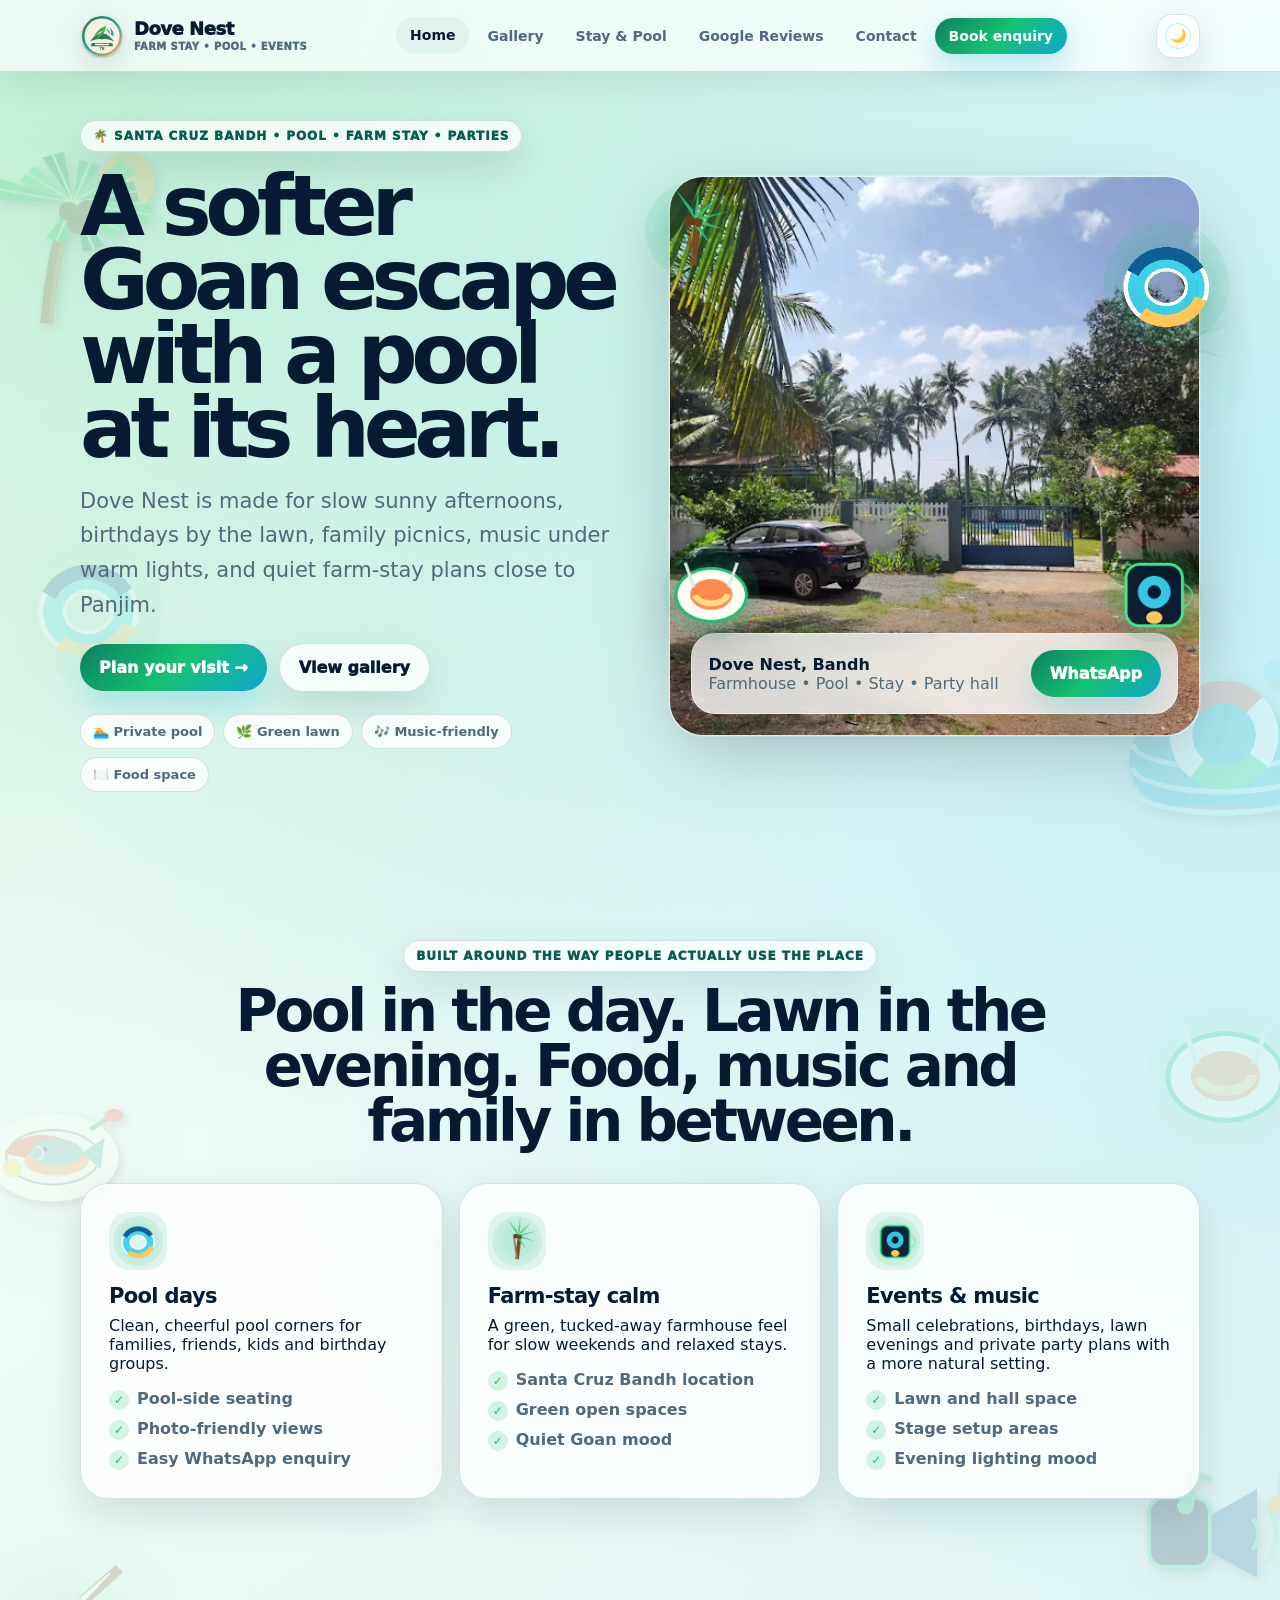
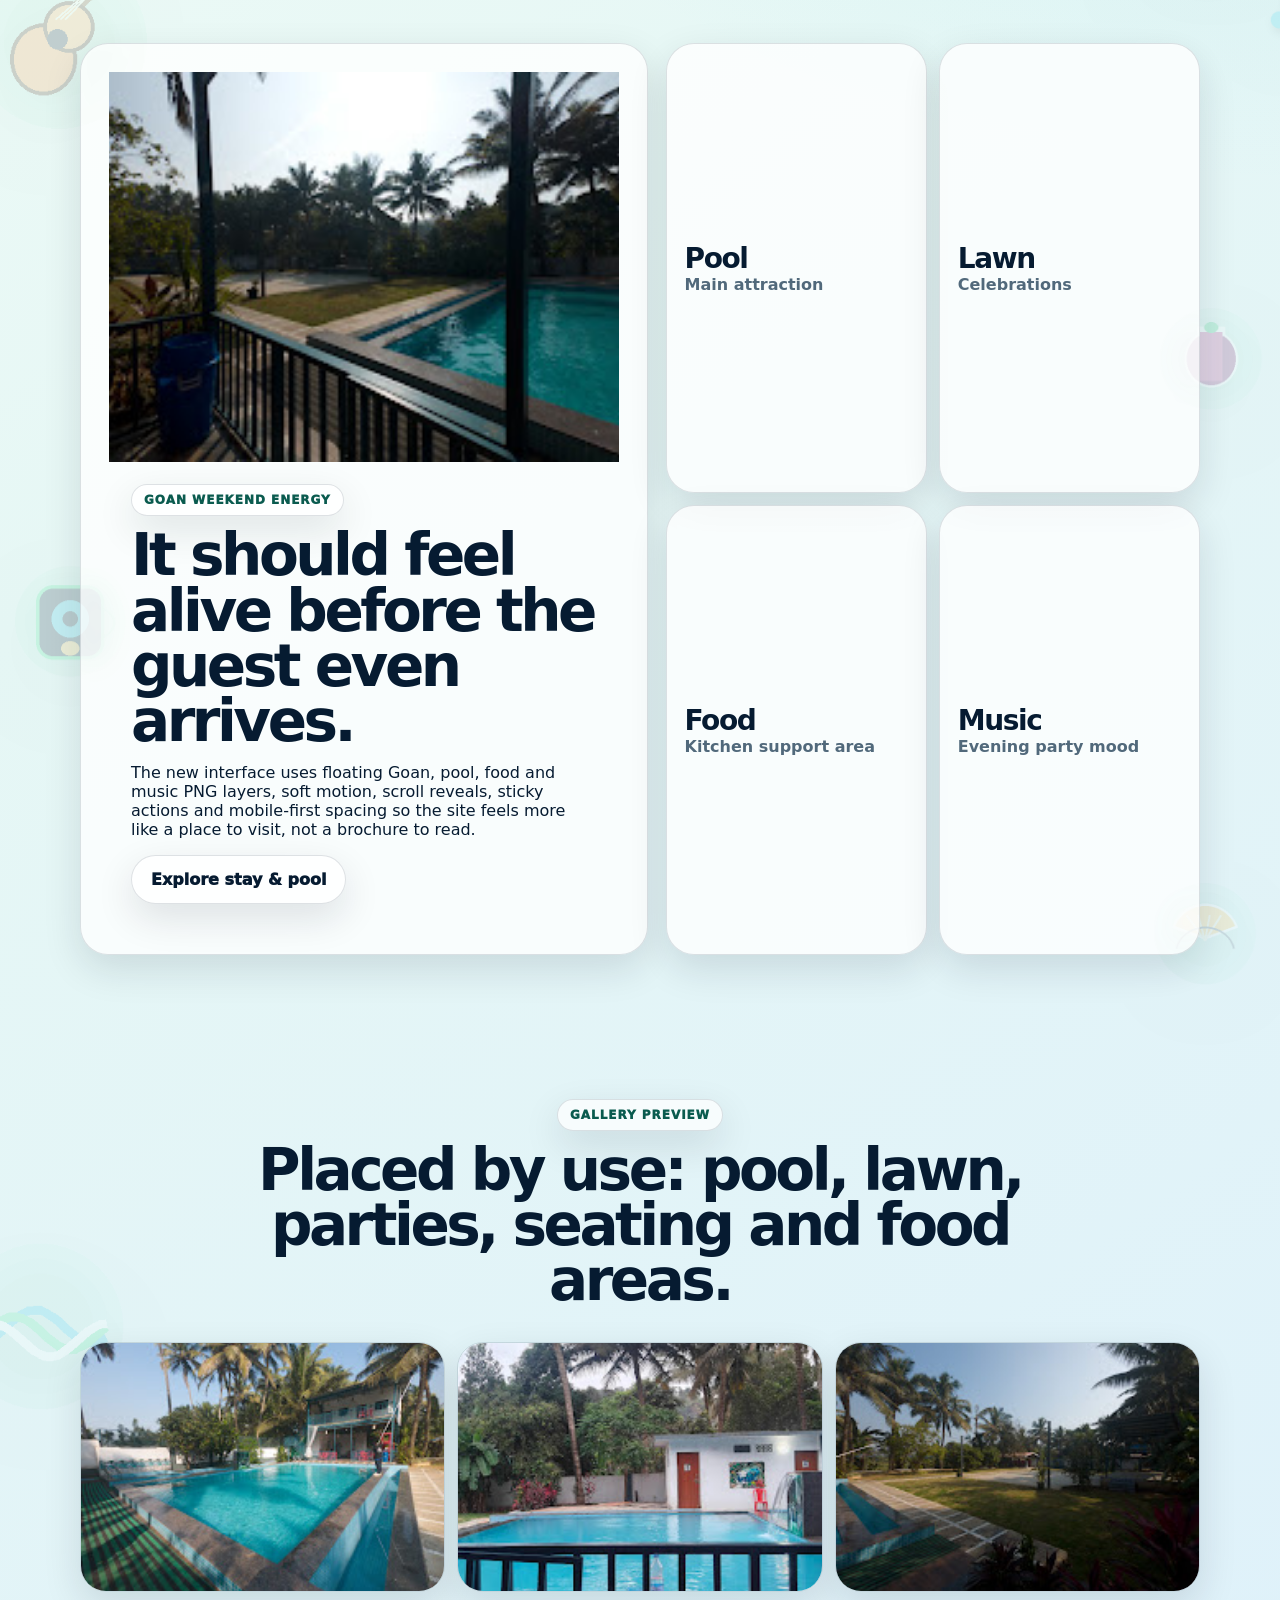
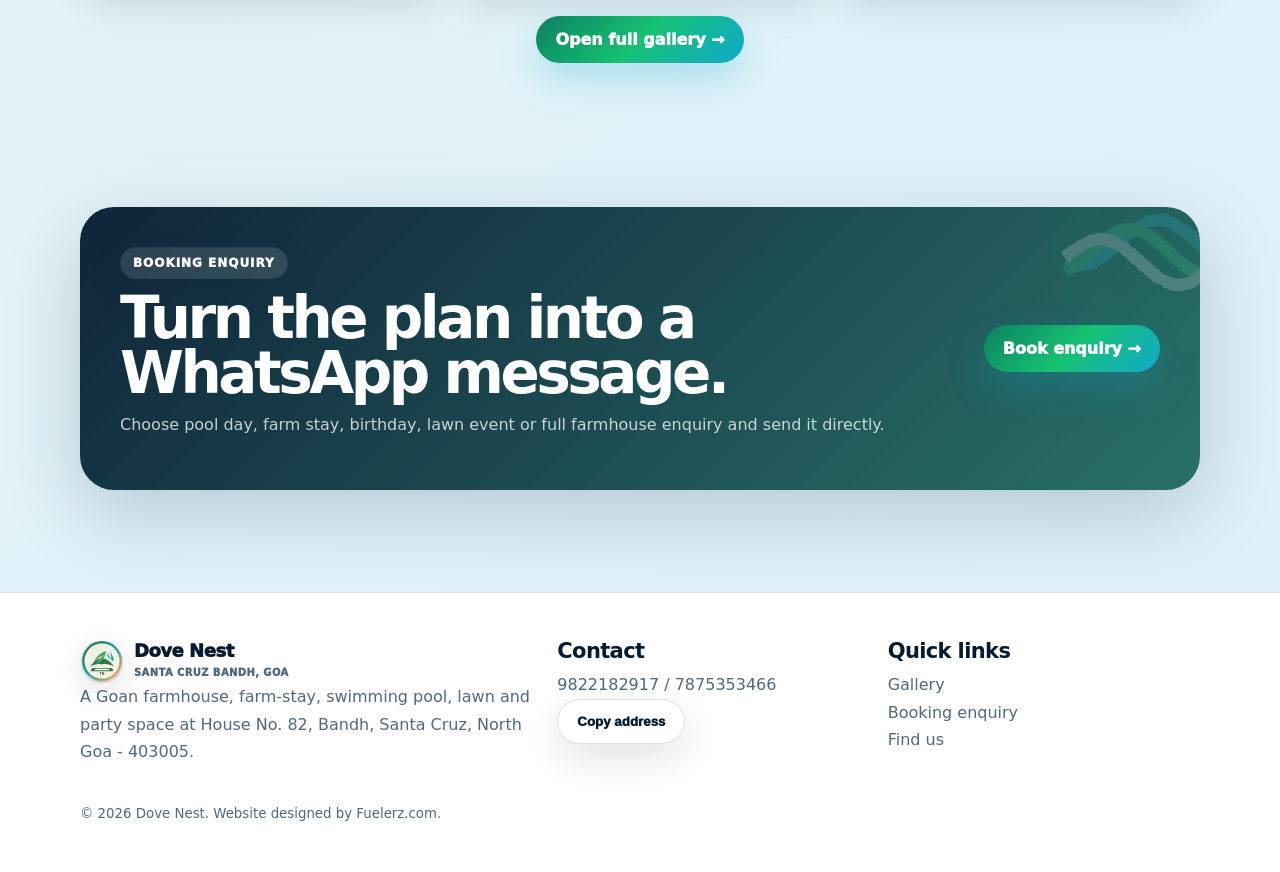
<file: index.html>
<!DOCTYPE html><html lang="en"><head><meta charset="UTF-8"><meta name="viewport" content="width=device-width, initial-scale=1.0"><title>Dove Nest Goa | Farm Stay, Swimming Pool & Party Hall in Santa Cruz Bandh</title><meta name="description" content="Dove Nest is a mobile-first farmhouse, farm-stay, private swimming pool and party hall destination at Bandh, Santa Cruz, Goa for pool days, stays and celebrations."><meta name="keywords" content="Dove Nest Goa, Dove Nest farmhouse, Dove Nest farm stay, swimming pool Santa Cruz Goa, Bandh St Cruz pool, Goa party hall, farmhouse near Panjim"><meta name="robots" content="index, follow"><meta name="theme-color" content="#061b31"><meta property="og:type" content="website"><meta property="og:title" content="Dove Nest Goa | Farm Stay, Swimming Pool & Party Hall in Santa Cruz Bandh"><meta property="og:description" content="Dove Nest is a mobile-first farmhouse, farm-stay, private swimming pool and party hall destination at Bandh, Santa Cruz, Goa for pool days, stays and celebrations."><meta property="og:image" content="assets/front.png"><link rel="icon" type="image/png" href="assets/favicon.png"><link rel="apple-touch-icon" href="assets/logo.png"><link rel="stylesheet" href="frontend/css/style.css"></head><body><div class="page"><img class="bg-png bg-goa" src="assets/float-goan.png" alt="" loading="lazy"><img class="bg-png bg-pool" src="assets/float-pool.png" alt="" loading="lazy"><img class="bg-png bg-food" src="assets/float-food.png" alt="" loading="lazy"><img class="bg-png bg-music" src="assets/float-music.png" alt="" loading="lazy"><img class="bg-png bg-palm" src="assets/float-palm2.png" alt="" loading="lazy"><img class="bg-png bg-ring" src="assets/float-poolring.png" alt="" loading="lazy"><img class="bg-png bg-plate" src="assets/float-fishplate.png" alt="" loading="lazy"><img class="bg-png bg-guitar" src="assets/float-guitar.png" alt="" loading="lazy"><img class="bg-png bg-kokum" src="assets/float-kokum.png" alt="" loading="lazy"><img class="bg-png bg-speaker" src="assets/float-speaker.png" alt="" loading="lazy"><img class="bg-png bg-shell" src="assets/float-shell.png" alt="" loading="lazy"><img class="bg-png bg-wave" src="assets/float-wave.png" alt="" loading="lazy"><nav class="nav"><div class="container nav-inner"><a class="brand" href="index.html"><img src="assets/logo.svg" alt="Dove Nest logo"><span class="brand-text"><span>Dove Nest</span><small>Farm Stay • Pool • Events</small></span></a><div class="desktop-menu"><a class="active" href="index.html">Home</a><a href="frontend/gallery.html">Gallery</a><a href="frontend/availability.html">Stay & Pool</a><a href="frontend/feedback.html">Google Reviews</a><a href="frontend/contact.html">Contact</a><a class="book-pill" href="frontend/booking.html">Book enquiry</a></div><div class="nav-actions"><button class="icon-btn theme-toggle" data-theme-toggle type="button" aria-label="Change theme">🌙</button><button class="icon-btn hamburger" data-menu-toggle type="button" aria-expanded="false" aria-label="Open menu"><span></span><span></span><span></span></button></div></div></nav><div class="mobile-menu"><a class="active" href="index.html"><span>Home</span><b>→</b></a><a href="frontend/gallery.html"><span>Gallery</span><b>→</b></a><a href="frontend/availability.html"><span>Stay & Pool</span><b>→</b></a><a href="frontend/feedback.html"><span>Google Reviews</span><b>→</b></a><a href="frontend/contact.html"><span>Contact</span><b>→</b></a><a class="book-pill" href="frontend/booking.html"><span>Book enquiry</span><b>↗</b></a></div><header class="hero"><div class="container hero-grid"><div class="hero-copy reveal"><span class="eyebrow">🌴 Santa Cruz Bandh • Pool • Farm Stay • Parties</span><h1>A softer Goan escape with a pool at its heart.</h1><p class="lead">Dove Nest is made for slow sunny afternoons, birthdays by the lawn, family picnics, music under warm lights, and quiet farm-stay plans close to Panjim.</p><div class="hero-actions"><a class="cta" href="frontend/booking.html">Plan your visit →</a><a class="cta ghost" href="frontend/gallery.html">View gallery</a></div><div class="mini-strip"><span>🏊 Private pool</span><span>🌿 Green lawn</span><span>🎶 Music-friendly</span><span>🍽️ Food space</span></div></div><div class="hero-card reveal delay-1"><div class="motion-orbit"><img src="assets/float-palm2.png" alt="" class="orb orb-1"><img src="assets/float-poolring.png" alt="" class="orb orb-2"><img src="assets/float-fishplate.png" alt="" class="orb orb-3"><img src="assets/float-speaker.png" alt="" class="orb orb-4"></div><img class="main-img" src="assets/front.png" alt="Dove Nest farmhouse front view"><div class="glass-panel"><div><strong>Dove Nest, Bandh</strong><br><span>Farmhouse • Pool • Stay • Party hall</span></div><a class="cta" href="https://wa.me/919822182917?text=Hi%20Dove%20Nest%2C%20I%20want%20to%20enquire%20about%20a%20booking" target="_blank" rel="noopener">WhatsApp</a></div></div></div></header><section class="section snap-section"><div class="container"><div class="section-head reveal"><span class="eyebrow">Built around the way people actually use the place</span><h2>Pool in the day. Lawn in the evening. Food, music and family in between.</h2></div><div class="grid cards"><article class="card reveal"><div class="icon"><img src="assets/float-poolring.png" alt=""></div><h3>Pool days</h3><p>Clean, cheerful pool corners for families, friends, kids and birthday groups.</p><ul class="feature-list"><li>Pool-side seating</li><li>Photo-friendly views</li><li>Easy WhatsApp enquiry</li></ul></article><article class="card reveal delay-1"><div class="icon"><img src="assets/float-palm2.png" alt=""></div><h3>Farm-stay calm</h3><p>A green, tucked-away farmhouse feel for slow weekends and relaxed stays.</p><ul class="feature-list"><li>Santa Cruz Bandh location</li><li>Green open spaces</li><li>Quiet Goan mood</li></ul></article><article class="card reveal delay-2"><div class="icon"><img src="assets/float-speaker.png" alt=""></div><h3>Events & music</h3><p>Small celebrations, birthdays, lawn evenings and private party plans with a more natural setting.</p><ul class="feature-list"><li>Lawn and hall space</li><li>Stage setup areas</li><li>Evening lighting mood</li></ul></article></div></div></section><section class="section"><div class="container experience"><div class="big-card card reveal"><img src="assets/lawnandpool.jpg" alt="Lawn and swimming pool at Dove Nest"><div class="content"><span class="eyebrow">Goan weekend energy</span><h2>It should feel alive before the guest even arrives.</h2><p>The new interface uses floating Goan, pool, food and music PNG layers, soft motion, scroll reveals, sticky actions and mobile-first spacing so the site feels more like a place to visit, not a brochure to read.</p><a class="cta ghost" href="frontend/availability.html">Explore stay & pool</a></div></div><div class="vibe-stack reveal delay-1"><div class="stat"><strong>Pool</strong><span>Main attraction</span></div><div class="stat"><strong>Lawn</strong><span>Celebrations</span></div><div class="stat"><strong>Food</strong><span>Kitchen support area</span></div><div class="stat"><strong>Music</strong><span>Evening party mood</span></div></div></div></section><section class="section"><div class="container"><div class="section-head reveal"><span class="eyebrow">Gallery preview</span><h2>Placed by use: pool, lawn, parties, seating and food areas.</h2></div><div class="image-strip reveal delay-1"><img src="assets/poolview1.jpg" alt="Pool view at Dove Nest"><img src="assets/seatingviewpool.jpg" alt="Seating near the pool"><img src="assets/lawnandstage.jpg" alt="Lawn and stage setup at Dove Nest"></div><div class="center-actions reveal"><a class="cta" href="frontend/gallery.html">Open full gallery →</a></div></div></section><section class="section"><div class="container"><div class="booking-band reveal"><div><span class="eyebrow">Booking enquiry</span><h2>Turn the plan into a WhatsApp message.</h2><p>Choose pool day, farm stay, birthday, lawn event or full farmhouse enquiry and send it directly.</p></div><a class="cta" href="frontend/booking.html">Book enquiry →</a></div></div></section><script type="application/ld+json">{"@context":"https://schema.org","@type":"LodgingBusiness","name":"Dove Nest","description":"Farm stay, farmhouse, party hall and swimming pool destination at Bandh, Santa Cruz, Goa.","address":{"@type":"PostalAddress","streetAddress":"House No. 82, Bandh","addressLocality":"Santa Cruz","addressRegion":"Goa","postalCode":"403005","addressCountry":"IN"},"telephone":["+919822182917","+917875353466"],"image":"assets/front.png"}</script><footer class="footer"><div class="container footer-grid"><div><a class="brand" href="index.html"><img src="assets/logo.svg" alt="Dove Nest logo"><span class="brand-text"><span>Dove Nest</span><small>Santa Cruz Bandh, Goa</small></span></a><p>A Goan farmhouse, farm-stay, swimming pool, lawn and party space at House No. 82, Bandh, Santa Cruz, North Goa - 403005.</p></div><div><h3>Contact</h3><p><a href="tel:+919822182917">9822182917</a> / <a href="tel:+917875353466">7875353466</a><br><button class="cta ghost" data-copy="House No. 82, Bandh, Santa Cruz, North Goa - 403005" type="button">Copy address</button></p></div><div><h3>Quick links</h3><p><a href="frontend/gallery.html">Gallery</a><br><a href="frontend/booking.html">Booking enquiry</a><br><a href="frontend/contact.html">Find us</a></p></div></div><div class="container footer-bottom"><small>© 2026 Dove Nest. Website designed by <a href="https://fuelerz.com" target="_blank" rel="noopener">Fuelerz.com</a>.</small></div></footer><div class="toast" data-toast></div></div><script src="frontend/js/main.js"></script></body></html>
</file>
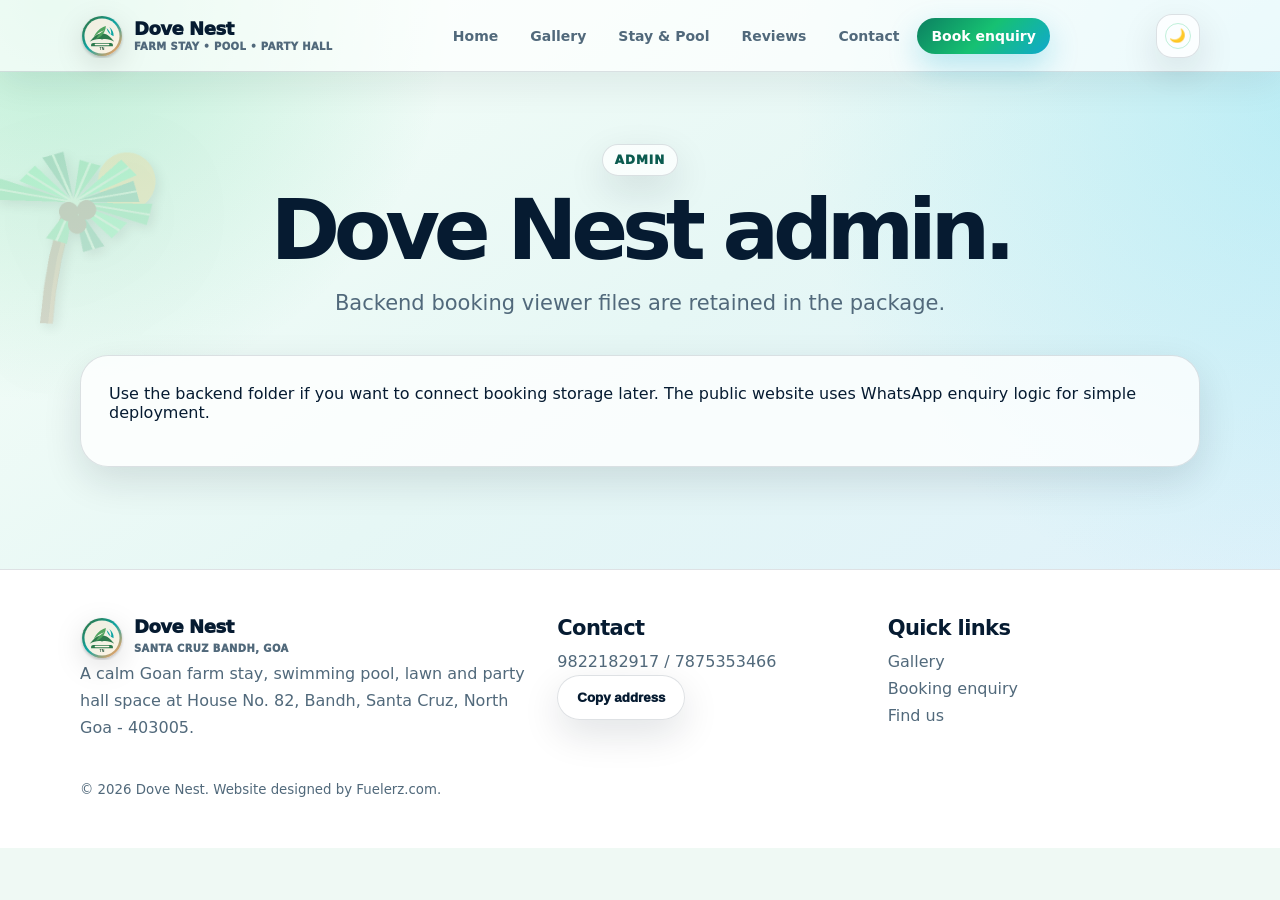
<file: frontend/admin.html>
<!DOCTYPE html><html lang="en"><head><meta charset="UTF-8"><meta name="viewport" content="width=device-width, initial-scale=1.0"><title>Dove Nest Admin</title><meta name="description" content="Private admin page for Dove Nest booking records."><meta name="keywords" content="Dove Nest Goa, Dove Nest Farm House, Dove Nest Farm Stay, Dove Nest swimming pool, Bandh St Cruz, Santa Cruz Goa farmhouse, pool venue Goa, party hall Goa, farmhouse stay near Panjim"><meta name="robots" content="index, follow"><meta name="theme-color" content="#147a45"><meta property="og:type" content="website"><meta property="og:title" content="Dove Nest Admin"><meta property="og:description" content="Private admin page for Dove Nest booking records."><meta property="og:image" content="../assets/front.png"><link rel="icon" type="image/png" href="../assets/favicon.png"><link rel="apple-touch-icon" href="../assets/logo.png"><link rel="stylesheet" href="../frontend/css/style.css"></head><body><div class="page"><img class="bg-png bg-goa" src="../assets/float-goan.png" alt=""><img class="bg-png bg-pool" src="../assets/float-pool.png" alt=""><img class="bg-png bg-food" src="../assets/float-food.png" alt=""><img class="bg-png bg-music" src="../assets/float-music.png" alt=""><nav class="nav"><div class="container nav-inner"><a class="brand" href="../index.html"><img src="../assets/logo.svg" alt="Dove Nest logo"><span class="brand-text"><span>Dove Nest</span><small>Farm Stay • Pool • Party Hall</small></span></a><div class="desktop-menu"><a class="" href="../index.html">Home</a><a class="" href="gallery.html">Gallery</a><a class="" href="availability.html">Stay & Pool</a><a class="" href="feedback.html">Reviews</a><a class="" href="contact.html">Contact</a><a class="book-pill" href="booking.html">Book enquiry</a></div><div class="nav-actions"><button class="icon-btn theme-toggle" data-theme-toggle type="button" aria-label="Change theme">🌙</button><button class="icon-btn hamburger" data-menu-toggle type="button" aria-expanded="false" aria-label="Open menu"><span></span><span></span><span></span></button></div></div></nav><div class="mobile-menu"><a class="" href="../index.html"><span>Home</span><b>→</b></a><a class="" href="gallery.html"><span>Gallery</span><b>→</b></a><a class="" href="availability.html"><span>Stay & Pool</span><b>→</b></a><a class="" href="feedback.html"><span>Reviews</span><b>→</b></a><a class="" href="contact.html"><span>Contact</span><b>→</b></a><a class="book-pill" href="booking.html"><span>Book enquiry</span><b>↗</b></a></div><section class="section"><div class="container"><div class="section-head"><span class="eyebrow">Admin</span><h1>Dove Nest admin.</h1><p class="lead">Backend booking viewer files are retained in the package.</p></div><div class="card"><p>Use the backend folder if you want to connect booking storage later. The public website uses WhatsApp enquiry logic for simple deployment.</p></div></div></section><footer class="footer"><div class="container footer-grid"><div><a class="brand" href="../index.html"><img src="../assets/logo.svg" alt="Dove Nest logo"><span class="brand-text"><span>Dove Nest</span><small>Santa Cruz Bandh, Goa</small></span></a><p>A calm Goan farm stay, swimming pool, lawn and party hall space at House No. 82, Bandh, Santa Cruz, North Goa - 403005.</p></div><div><h3>Contact</h3><p><a href="tel:+919822182917">9822182917</a> / <a href="tel:+917875353466">7875353466</a><br><button class="cta ghost" data-copy="House No. 82, Bandh, Santa Cruz, North Goa - 403005" type="button">Copy address</button></p></div><div><h3>Quick links</h3><p><a href="gallery.html">Gallery</a><br><a href="booking.html">Booking enquiry</a><br><a href="contact.html">Find us</a></p></div></div><div class="container" style="margin-top:22px"><small>© 2026 Dove Nest. Website designed by <a href="https://fuelerz.com" target="_blank" rel="noopener">Fuelerz.com</a>.</small></div></footer><div class="toast" data-toast></div></div><script src="../frontend/js/main.js"></script></body></html>
</file>
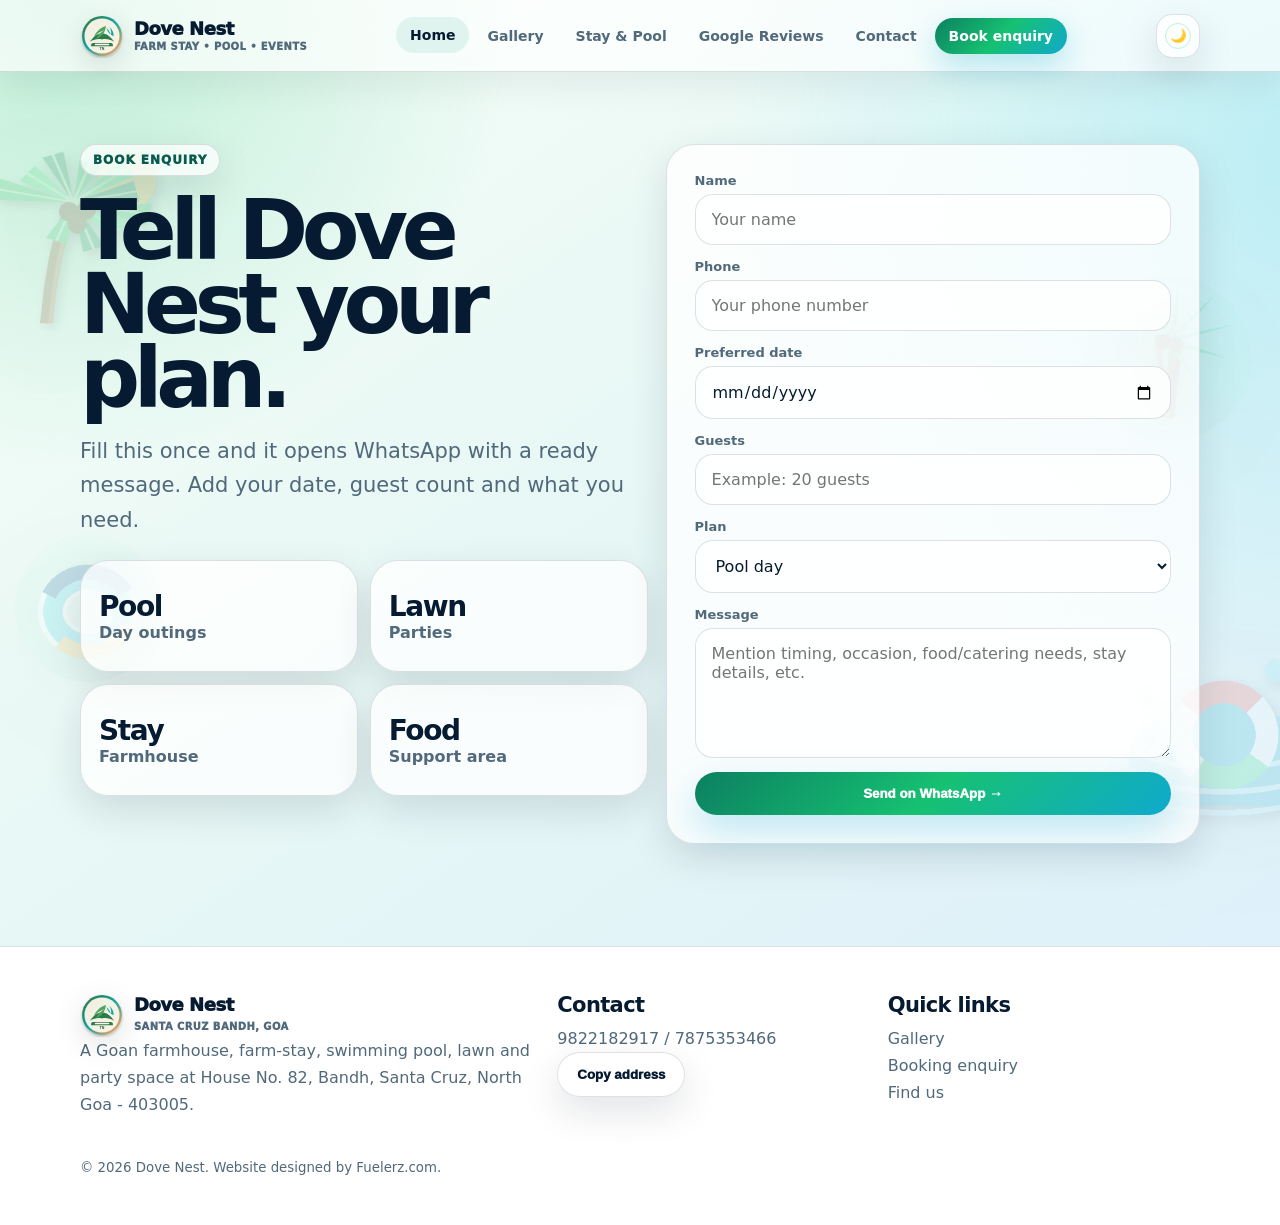
<file: frontend/booking.html>
<!DOCTYPE html><html lang="en"><head><meta charset="UTF-8"><meta name="viewport" content="width=device-width, initial-scale=1.0"><title>Book Dove Nest | WhatsApp Enquiry for Farm Stay, Pool & Party Hall</title><meta name="description" content="Send a booking enquiry for Dove Nest farm stay, swimming pool, lawn or party hall in Bandh, Santa Cruz, Goa."><meta name="keywords" content="Dove Nest Goa, Dove Nest farmhouse, Dove Nest farm stay, swimming pool Santa Cruz Goa, Bandh St Cruz pool, Goa party hall, farmhouse near Panjim"><meta name="robots" content="index, follow"><meta name="theme-color" content="#061b31"><meta property="og:type" content="website"><meta property="og:title" content="Book Dove Nest | WhatsApp Enquiry for Farm Stay, Pool & Party Hall"><meta property="og:description" content="Send a booking enquiry for Dove Nest farm stay, swimming pool, lawn or party hall in Bandh, Santa Cruz, Goa."><meta property="og:image" content="../assets/front.png"><link rel="icon" type="image/png" href="../assets/favicon.png"><link rel="apple-touch-icon" href="../assets/logo.png"><link rel="stylesheet" href="../frontend/css/style.css"></head><body><div class="page"><img class="bg-png bg-goa" src="../assets/float-goan.png" alt="" loading="lazy"><img class="bg-png bg-pool" src="../assets/float-pool.png" alt="" loading="lazy"><img class="bg-png bg-food" src="../assets/float-food.png" alt="" loading="lazy"><img class="bg-png bg-music" src="../assets/float-music.png" alt="" loading="lazy"><img class="bg-png bg-palm" src="../assets/float-palm2.png" alt="" loading="lazy"><img class="bg-png bg-ring" src="../assets/float-poolring.png" alt="" loading="lazy"><img class="bg-png bg-plate" src="../assets/float-fishplate.png" alt="" loading="lazy"><img class="bg-png bg-guitar" src="../assets/float-guitar.png" alt="" loading="lazy"><img class="bg-png bg-kokum" src="../assets/float-kokum.png" alt="" loading="lazy"><img class="bg-png bg-speaker" src="../assets/float-speaker.png" alt="" loading="lazy"><img class="bg-png bg-shell" src="../assets/float-shell.png" alt="" loading="lazy"><img class="bg-png bg-wave" src="../assets/float-wave.png" alt="" loading="lazy"><nav class="nav"><div class="container nav-inner"><a class="brand" href="../index.html"><img src="../assets/logo.svg" alt="Dove Nest logo"><span class="brand-text"><span>Dove Nest</span><small>Farm Stay • Pool • Events</small></span></a><div class="desktop-menu"><a class="active" href="../index.html">Home</a><a class="" href="gallery.html">Gallery</a><a class="" href="availability.html">Stay & Pool</a><a class="" href="feedback.html">Google Reviews</a><a class="" href="contact.html">Contact</a><a class="book-pill" href="booking.html">Book enquiry</a></div><div class="nav-actions"><button class="icon-btn theme-toggle" data-theme-toggle type="button" aria-label="Change theme">🌙</button><button class="icon-btn hamburger" data-menu-toggle type="button" aria-expanded="false" aria-label="Open menu"><span></span><span></span><span></span></button></div></div></nav><div class="mobile-menu"><a class="active" href="../index.html"><span>Home</span><b>→</b></a><a class="" href="gallery.html"><span>Gallery</span><b>→</b></a><a class="" href="availability.html"><span>Stay & Pool</span><b>→</b></a><a class="" href="feedback.html"><span>Google Reviews</span><b>→</b></a><a class="" href="contact.html"><span>Contact</span><b>→</b></a><a class="book-pill" href="booking.html"><span>Book enquiry</span><b>↗</b></a></div><section class="section page-hero"><div class="container experience"><div class="reveal"><span class="eyebrow">Book enquiry</span><h1>Tell Dove Nest your plan.</h1><p class="lead">Fill this once and it opens WhatsApp with a ready message. Add your date, guest count and what you need.</p><div class="vibe-stack compact"><div class="stat"><strong>Pool</strong><span>Day outings</span></div><div class="stat"><strong>Lawn</strong><span>Parties</span></div><div class="stat"><strong>Stay</strong><span>Farmhouse</span></div><div class="stat"><strong>Food</strong><span>Support area</span></div></div></div><div class="card reveal delay-1"><form class="form" data-booking-form><div class="field"><label>Name</label><input name="name" required placeholder="Your name"></div><div class="field"><label>Phone</label><input name="phone" required placeholder="Your phone number"></div><div class="field"><label>Preferred date</label><input name="date" type="date"></div><div class="field"><label>Guests</label><input name="guests" placeholder="Example: 20 guests"></div><div class="field"><label>Plan</label><select name="plan"><option>Pool day</option><option>Farm stay</option><option>Birthday / party hall</option><option>Lawn event</option><option>Full farmhouse enquiry</option></select></div><div class="field"><label>Message</label><textarea name="message" placeholder="Mention timing, occasion, food/catering needs, stay details, etc."></textarea></div><button class="cta" type="submit">Send on WhatsApp →</button></form></div></div></section><footer class="footer"><div class="container footer-grid"><div><a class="brand" href="../index.html"><img src="../assets/logo.svg" alt="Dove Nest logo"><span class="brand-text"><span>Dove Nest</span><small>Santa Cruz Bandh, Goa</small></span></a><p>A Goan farmhouse, farm-stay, swimming pool, lawn and party space at House No. 82, Bandh, Santa Cruz, North Goa - 403005.</p></div><div><h3>Contact</h3><p><a href="tel:+919822182917">9822182917</a> / <a href="tel:+917875353466">7875353466</a><br><button class="cta ghost" data-copy="House No. 82, Bandh, Santa Cruz, North Goa - 403005" type="button">Copy address</button></p></div><div><h3>Quick links</h3><p><a href="../frontend/gallery.html">Gallery</a><br><a href="../frontend/booking.html">Booking enquiry</a><br><a href="../frontend/contact.html">Find us</a></p></div></div><div class="container footer-bottom"><small>© 2026 Dove Nest. Website designed by <a href="https://fuelerz.com" target="_blank" rel="noopener">Fuelerz.com</a>.</small></div></footer><div class="toast" data-toast></div></div><script src="../frontend/js/main.js"></script></body></html>
</file>
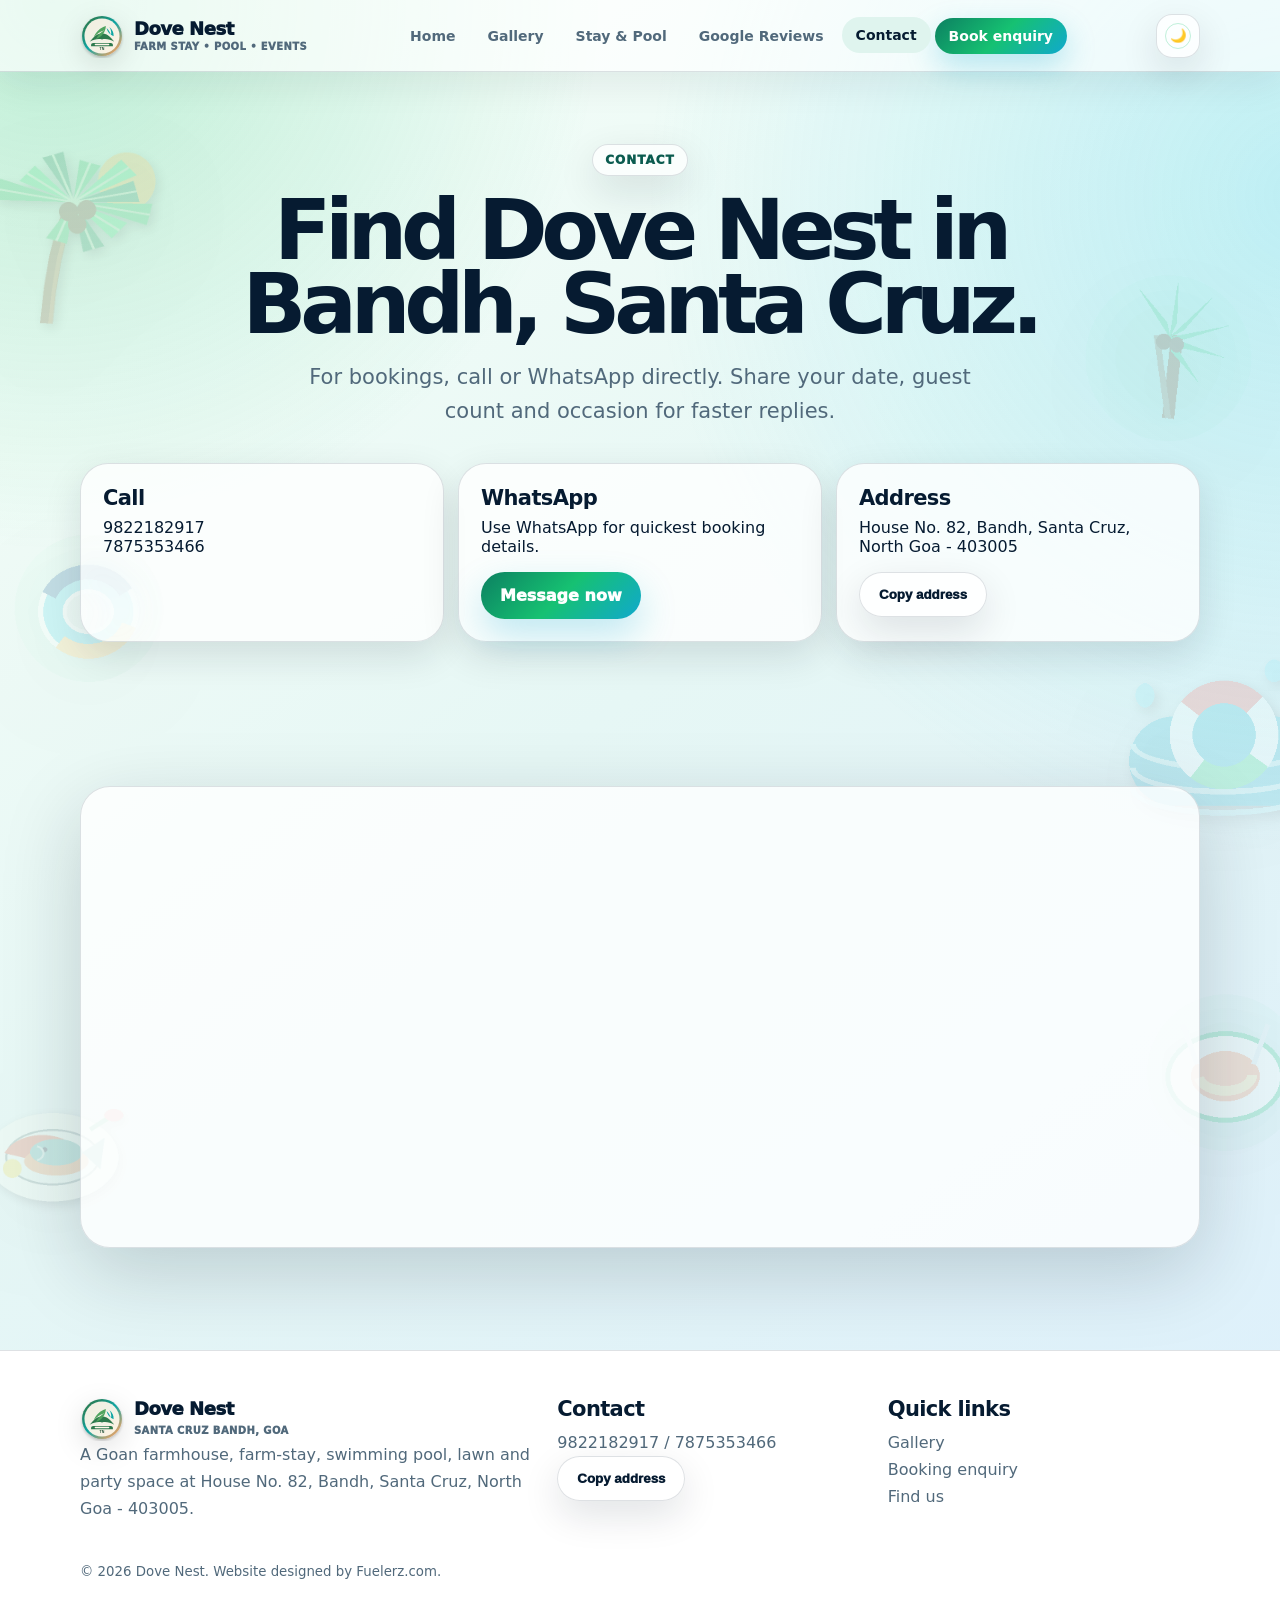
<file: frontend/contact.html>
<!DOCTYPE html><html lang="en"><head><meta charset="UTF-8"><meta name="viewport" content="width=device-width, initial-scale=1.0"><title>Contact Dove Nest Goa | Bandh Santa Cruz Farmhouse Location</title><meta name="description" content="Contact Dove Nest at House No. 82, Bandh, Santa Cruz, North Goa for pool, farm stay, lawn and party hall enquiries."><meta name="keywords" content="Dove Nest Goa, Dove Nest farmhouse, Dove Nest farm stay, swimming pool Santa Cruz Goa, Bandh St Cruz pool, Goa party hall, farmhouse near Panjim"><meta name="robots" content="index, follow"><meta name="theme-color" content="#061b31"><meta property="og:type" content="website"><meta property="og:title" content="Contact Dove Nest Goa | Bandh Santa Cruz Farmhouse Location"><meta property="og:description" content="Contact Dove Nest at House No. 82, Bandh, Santa Cruz, North Goa for pool, farm stay, lawn and party hall enquiries."><meta property="og:image" content="../assets/front.png"><link rel="icon" type="image/png" href="../assets/favicon.png"><link rel="apple-touch-icon" href="../assets/logo.png"><link rel="stylesheet" href="../frontend/css/style.css"></head><body><div class="page"><img class="bg-png bg-goa" src="../assets/float-goan.png" alt="" loading="lazy"><img class="bg-png bg-pool" src="../assets/float-pool.png" alt="" loading="lazy"><img class="bg-png bg-food" src="../assets/float-food.png" alt="" loading="lazy"><img class="bg-png bg-music" src="../assets/float-music.png" alt="" loading="lazy"><img class="bg-png bg-palm" src="../assets/float-palm2.png" alt="" loading="lazy"><img class="bg-png bg-ring" src="../assets/float-poolring.png" alt="" loading="lazy"><img class="bg-png bg-plate" src="../assets/float-fishplate.png" alt="" loading="lazy"><img class="bg-png bg-guitar" src="../assets/float-guitar.png" alt="" loading="lazy"><img class="bg-png bg-kokum" src="../assets/float-kokum.png" alt="" loading="lazy"><img class="bg-png bg-speaker" src="../assets/float-speaker.png" alt="" loading="lazy"><img class="bg-png bg-shell" src="../assets/float-shell.png" alt="" loading="lazy"><img class="bg-png bg-wave" src="../assets/float-wave.png" alt="" loading="lazy"><nav class="nav"><div class="container nav-inner"><a class="brand" href="../index.html"><img src="../assets/logo.svg" alt="Dove Nest logo"><span class="brand-text"><span>Dove Nest</span><small>Farm Stay • Pool • Events</small></span></a><div class="desktop-menu"><a class="" href="../index.html">Home</a><a class="" href="gallery.html">Gallery</a><a class="" href="availability.html">Stay & Pool</a><a class="" href="feedback.html">Google Reviews</a><a class="active" href="contact.html">Contact</a><a class="book-pill" href="booking.html">Book enquiry</a></div><div class="nav-actions"><button class="icon-btn theme-toggle" data-theme-toggle type="button" aria-label="Change theme">🌙</button><button class="icon-btn hamburger" data-menu-toggle type="button" aria-expanded="false" aria-label="Open menu"><span></span><span></span><span></span></button></div></div></nav><div class="mobile-menu"><a class="" href="../index.html"><span>Home</span><b>→</b></a><a class="" href="gallery.html"><span>Gallery</span><b>→</b></a><a class="" href="availability.html"><span>Stay & Pool</span><b>→</b></a><a class="" href="feedback.html"><span>Google Reviews</span><b>→</b></a><a class="active" href="contact.html"><span>Contact</span><b>→</b></a><a class="book-pill" href="booking.html"><span>Book enquiry</span><b>↗</b></a></div><section class="section page-hero"><div class="container"><div class="section-head reveal"><span class="eyebrow">Contact</span><h1>Find Dove Nest in Bandh, Santa Cruz.</h1><p class="lead">For bookings, call or WhatsApp directly. Share your date, guest count and occasion for faster replies.</p></div><div class="contact-grid"><article class="contact-card reveal"><h3>Call</h3><p><a href="tel:+919822182917">9822182917</a><br><a href="tel:+917875353466">7875353466</a></p></article><article class="contact-card reveal delay-1"><h3>WhatsApp</h3><p>Use WhatsApp for quickest booking details.</p><a class="cta" href="https://wa.me/919822182917?text=Hi%20Dove%20Nest%2C%20I%20want%20to%20enquire%20about%20a%20booking" target="_blank" rel="noopener">Message now</a></article><article class="contact-card reveal delay-2"><h3>Address</h3><p>House No. 82, Bandh, Santa Cruz, North Goa - 403005</p><button class="cta ghost" data-copy="House No. 82, Bandh, Santa Cruz, North Goa - 403005" type="button">Copy address</button></article></div></div></section><section class="section"><div class="container"><div class="map-card reveal"><iframe title="Dove Nest location map" loading="lazy" referrerpolicy="no-referrer-when-downgrade" src="https://www.google.com/maps?q=Dove%20Nest%20House%20No.%2082%20Bandh%20Santa%20Cruz%20Goa&output=embed"></iframe></div></div></section><footer class="footer"><div class="container footer-grid"><div><a class="brand" href="../index.html"><img src="../assets/logo.svg" alt="Dove Nest logo"><span class="brand-text"><span>Dove Nest</span><small>Santa Cruz Bandh, Goa</small></span></a><p>A Goan farmhouse, farm-stay, swimming pool, lawn and party space at House No. 82, Bandh, Santa Cruz, North Goa - 403005.</p></div><div><h3>Contact</h3><p><a href="tel:+919822182917">9822182917</a> / <a href="tel:+917875353466">7875353466</a><br><button class="cta ghost" data-copy="House No. 82, Bandh, Santa Cruz, North Goa - 403005" type="button">Copy address</button></p></div><div><h3>Quick links</h3><p><a href="../frontend/gallery.html">Gallery</a><br><a href="../frontend/booking.html">Booking enquiry</a><br><a href="../frontend/contact.html">Find us</a></p></div></div><div class="container footer-bottom"><small>© 2026 Dove Nest. Website designed by <a href="https://fuelerz.com" target="_blank" rel="noopener">Fuelerz.com</a>.</small></div></footer><div class="toast" data-toast></div></div><script src="../frontend/js/main.js"></script></body></html>
</file>
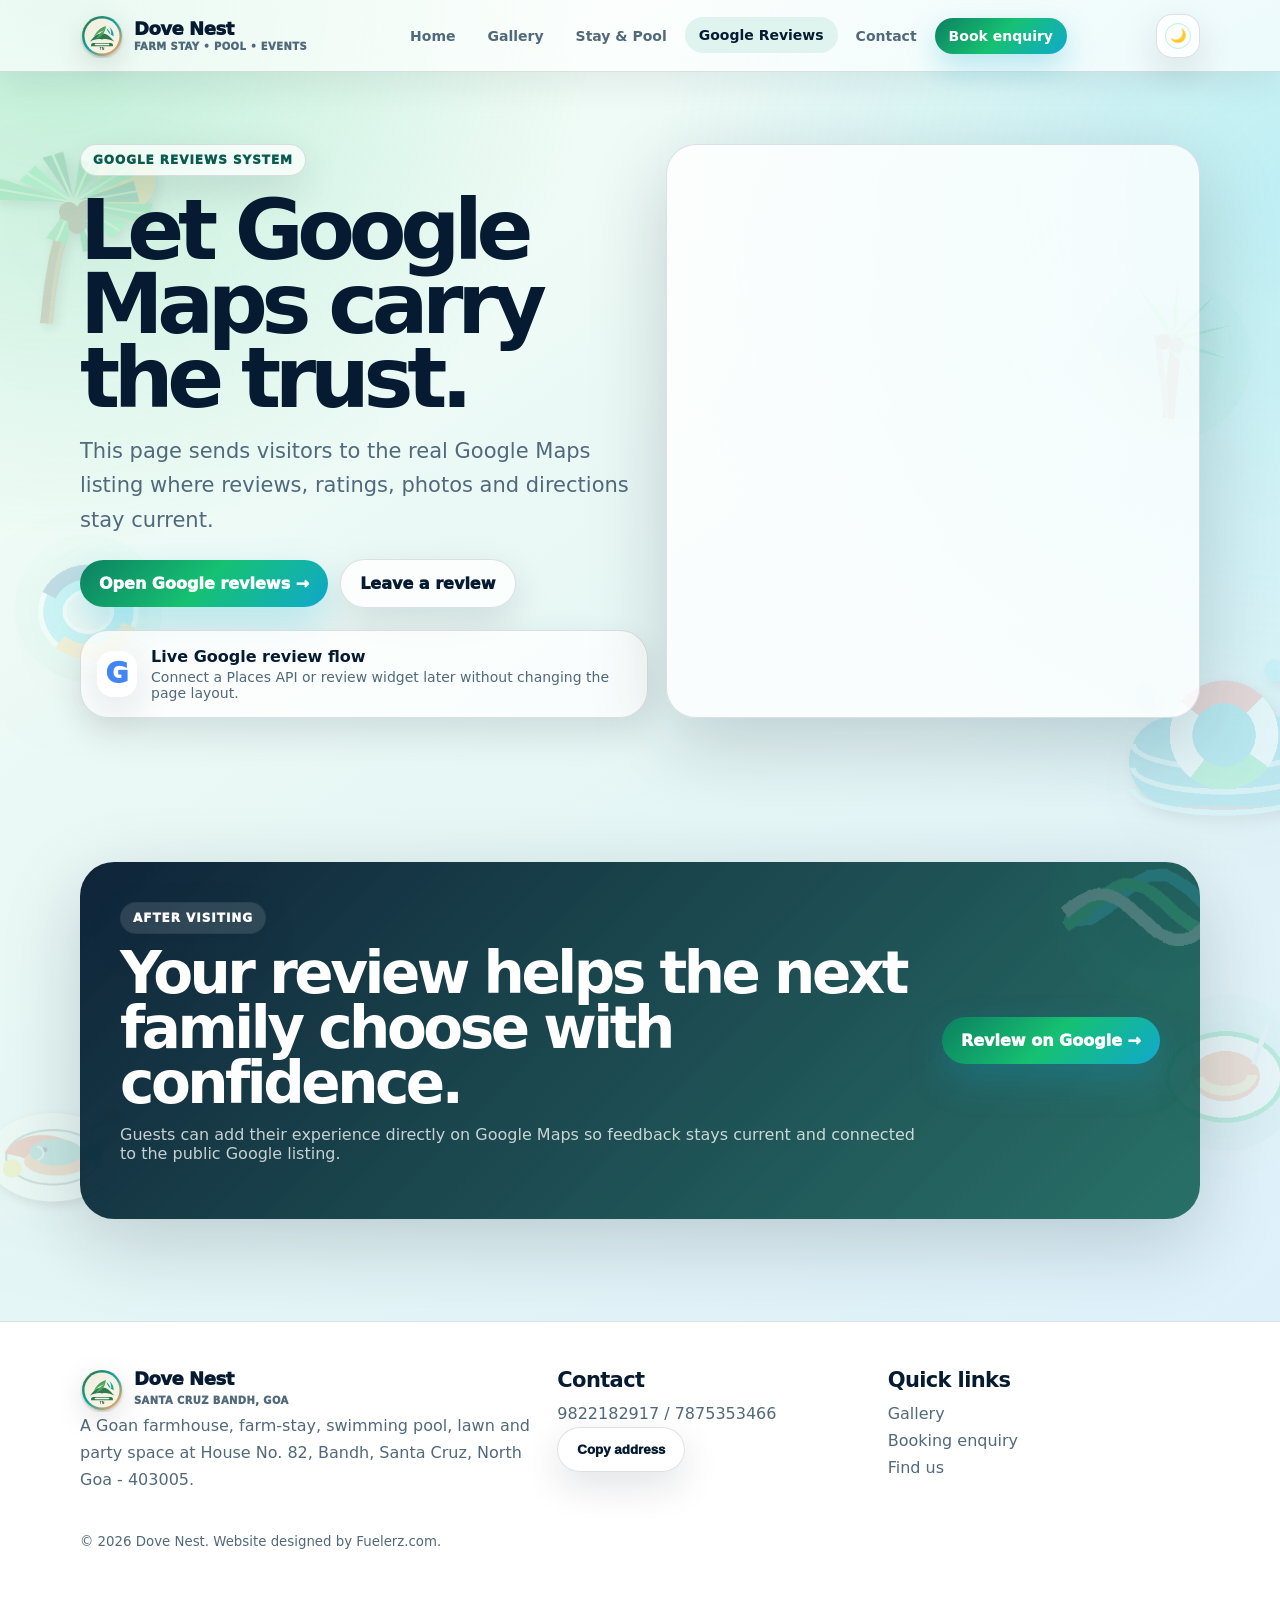
<file: frontend/feedback.html>
<!DOCTYPE html><html lang="en"><head><meta charset="UTF-8"><meta name="viewport" content="width=device-width, initial-scale=1.0"><title>Dove Nest Google Reviews | Santa Cruz Bandh Farmhouse & Pool</title><meta name="description" content="Open Dove Nest on Google Maps, read guest reviews and leave a Google review after visiting the farmhouse, pool, lawn or party space."><meta name="keywords" content="Dove Nest Goa, Dove Nest farmhouse, Dove Nest farm stay, swimming pool Santa Cruz Goa, Bandh St Cruz pool, Goa party hall, farmhouse near Panjim"><meta name="robots" content="index, follow"><meta name="theme-color" content="#061b31"><meta property="og:type" content="website"><meta property="og:title" content="Dove Nest Google Reviews | Santa Cruz Bandh Farmhouse & Pool"><meta property="og:description" content="Open Dove Nest on Google Maps, read guest reviews and leave a Google review after visiting the farmhouse, pool, lawn or party space."><meta property="og:image" content="../assets/front.png"><link rel="icon" type="image/png" href="../assets/favicon.png"><link rel="apple-touch-icon" href="../assets/logo.png"><link rel="stylesheet" href="../frontend/css/style.css"></head><body><div class="page"><img class="bg-png bg-goa" src="../assets/float-goan.png" alt="" loading="lazy"><img class="bg-png bg-pool" src="../assets/float-pool.png" alt="" loading="lazy"><img class="bg-png bg-food" src="../assets/float-food.png" alt="" loading="lazy"><img class="bg-png bg-music" src="../assets/float-music.png" alt="" loading="lazy"><img class="bg-png bg-palm" src="../assets/float-palm2.png" alt="" loading="lazy"><img class="bg-png bg-ring" src="../assets/float-poolring.png" alt="" loading="lazy"><img class="bg-png bg-plate" src="../assets/float-fishplate.png" alt="" loading="lazy"><img class="bg-png bg-guitar" src="../assets/float-guitar.png" alt="" loading="lazy"><img class="bg-png bg-kokum" src="../assets/float-kokum.png" alt="" loading="lazy"><img class="bg-png bg-speaker" src="../assets/float-speaker.png" alt="" loading="lazy"><img class="bg-png bg-shell" src="../assets/float-shell.png" alt="" loading="lazy"><img class="bg-png bg-wave" src="../assets/float-wave.png" alt="" loading="lazy"><nav class="nav"><div class="container nav-inner"><a class="brand" href="../index.html"><img src="../assets/logo.svg" alt="Dove Nest logo"><span class="brand-text"><span>Dove Nest</span><small>Farm Stay • Pool • Events</small></span></a><div class="desktop-menu"><a class="" href="../index.html">Home</a><a class="" href="gallery.html">Gallery</a><a class="" href="availability.html">Stay & Pool</a><a class="active" href="feedback.html">Google Reviews</a><a class="" href="contact.html">Contact</a><a class="book-pill" href="booking.html">Book enquiry</a></div><div class="nav-actions"><button class="icon-btn theme-toggle" data-theme-toggle type="button" aria-label="Change theme">🌙</button><button class="icon-btn hamburger" data-menu-toggle type="button" aria-expanded="false" aria-label="Open menu"><span></span><span></span><span></span></button></div></div></nav><div class="mobile-menu"><a class="" href="../index.html"><span>Home</span><b>→</b></a><a class="" href="gallery.html"><span>Gallery</span><b>→</b></a><a class="" href="availability.html"><span>Stay & Pool</span><b>→</b></a><a class="active" href="feedback.html"><span>Google Reviews</span><b>→</b></a><a class="" href="contact.html"><span>Contact</span><b>→</b></a><a class="book-pill" href="booking.html"><span>Book enquiry</span><b>↗</b></a></div><section class="section page-hero"><div class="container reviews-layout"><div class="reveal"><span class="eyebrow">Google Reviews system</span><h1>Let Google Maps carry the trust.</h1><p class="lead">This page sends visitors to the real Google Maps listing where reviews, ratings, photos and directions stay current.</p><div class="hero-actions"><a class="cta" href="https://www.google.com/maps/search/?api=1&query=Dove%20Nest%20House%20No.%2082%20Bandh%20Santa%20Cruz%20Goa" target="_blank" rel="noopener">Open Google reviews →</a><a class="cta ghost" href="https://www.google.com/maps/search/?api=1&query=Dove%20Nest%20House%20No.%2082%20Bandh%20Santa%20Cruz%20Goa" target="_blank" rel="noopener">Leave a review</a></div><div class="google-review-card"><div class="g-logo">G</div><div><strong>Live Google review flow</strong><span>Connect a Places API or review widget later without changing the page layout.</span></div></div></div><div class="map-card reveal delay-1"><iframe title="Dove Nest Google Maps" loading="lazy" referrerpolicy="no-referrer-when-downgrade" src="https://www.google.com/maps?q=Dove%20Nest%20House%20No.%2082%20Bandh%20Santa%20Cruz%20Goa&output=embed"></iframe></div></div></section><section class="section"><div class="container"><div class="booking-band reveal"><div><span class="eyebrow">After visiting</span><h2>Your review helps the next family choose with confidence.</h2><p>Guests can add their experience directly on Google Maps so feedback stays current and connected to the public Google listing.</p></div><a class="cta" href="https://www.google.com/maps/search/?api=1&query=Dove%20Nest%20House%20No.%2082%20Bandh%20Santa%20Cruz%20Goa" target="_blank" rel="noopener">Review on Google →</a></div></div></section><footer class="footer"><div class="container footer-grid"><div><a class="brand" href="../index.html"><img src="../assets/logo.svg" alt="Dove Nest logo"><span class="brand-text"><span>Dove Nest</span><small>Santa Cruz Bandh, Goa</small></span></a><p>A Goan farmhouse, farm-stay, swimming pool, lawn and party space at House No. 82, Bandh, Santa Cruz, North Goa - 403005.</p></div><div><h3>Contact</h3><p><a href="tel:+919822182917">9822182917</a> / <a href="tel:+917875353466">7875353466</a><br><button class="cta ghost" data-copy="House No. 82, Bandh, Santa Cruz, North Goa - 403005" type="button">Copy address</button></p></div><div><h3>Quick links</h3><p><a href="../frontend/gallery.html">Gallery</a><br><a href="../frontend/booking.html">Booking enquiry</a><br><a href="../frontend/contact.html">Find us</a></p></div></div><div class="container footer-bottom"><small>© 2026 Dove Nest. Website designed by <a href="https://fuelerz.com" target="_blank" rel="noopener">Fuelerz.com</a>.</small></div></footer><div class="toast" data-toast></div></div><script src="../frontend/js/main.js"></script></body></html>
</file>
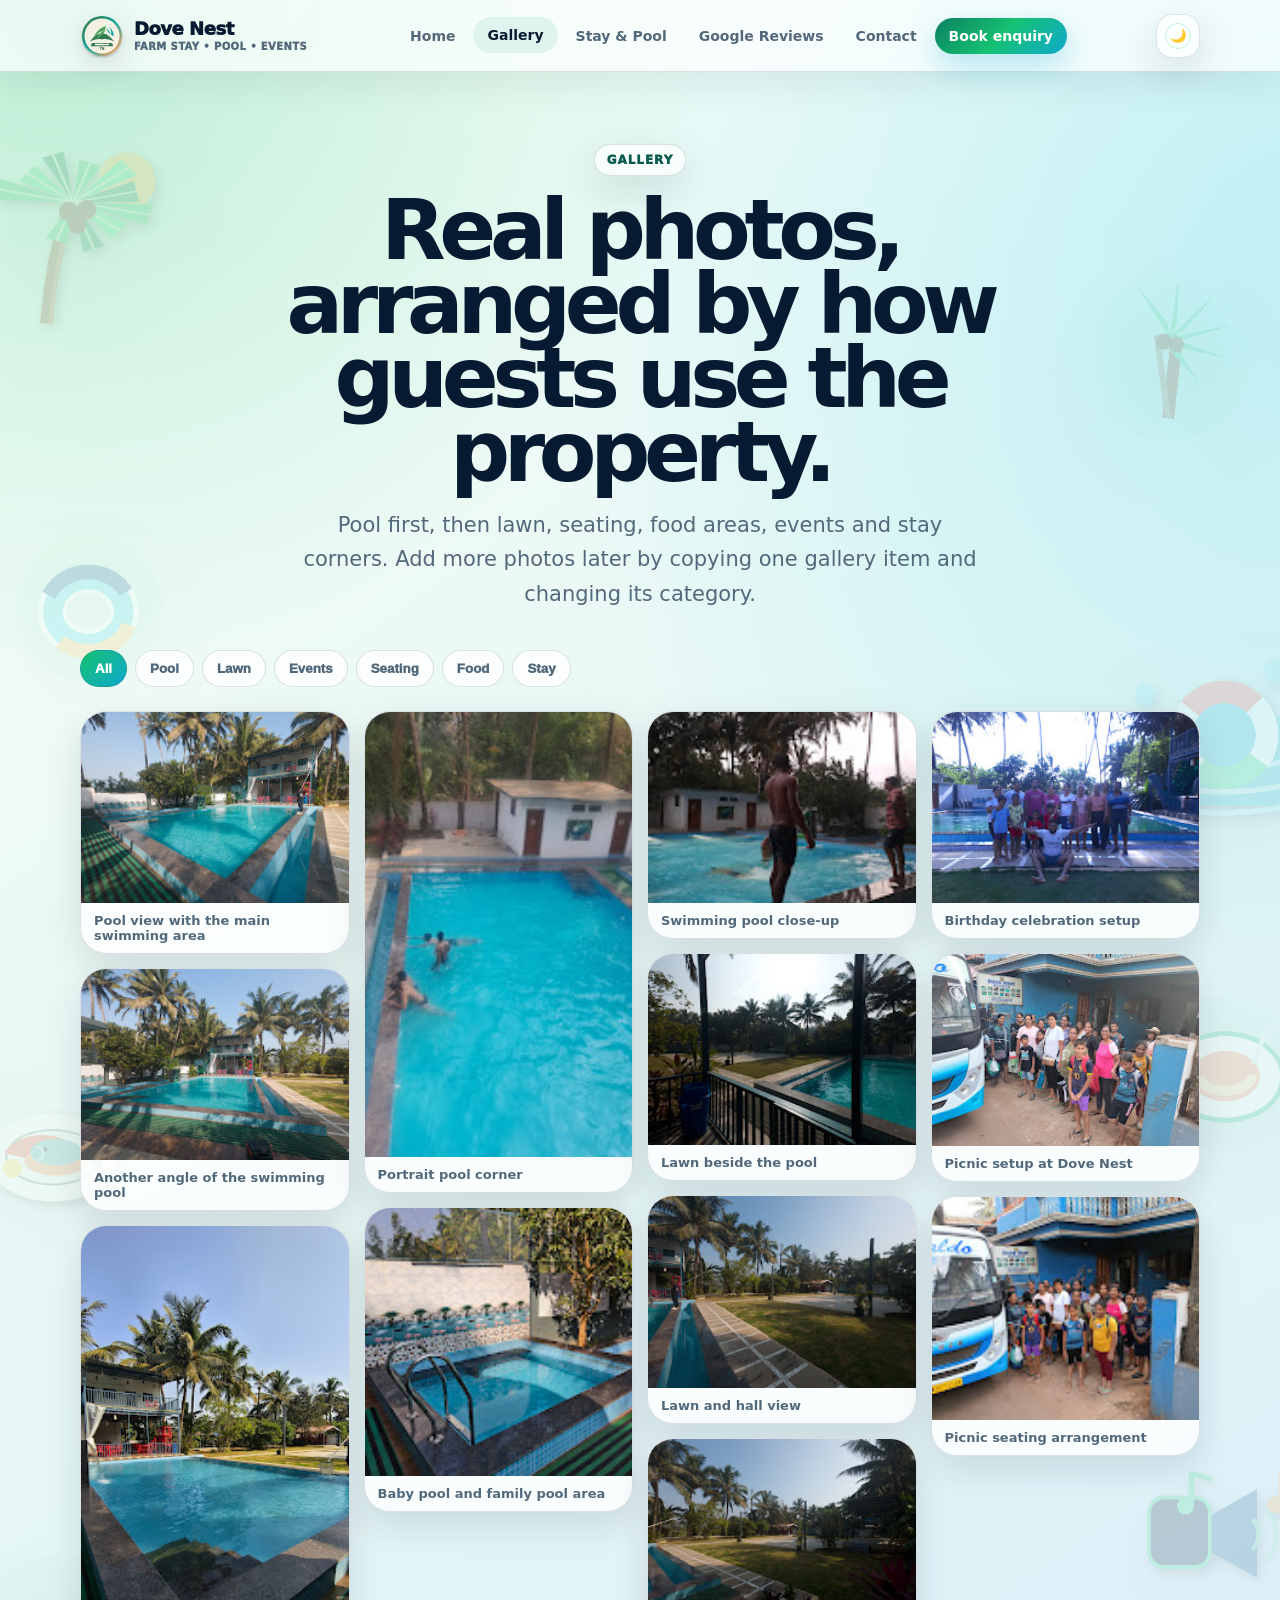
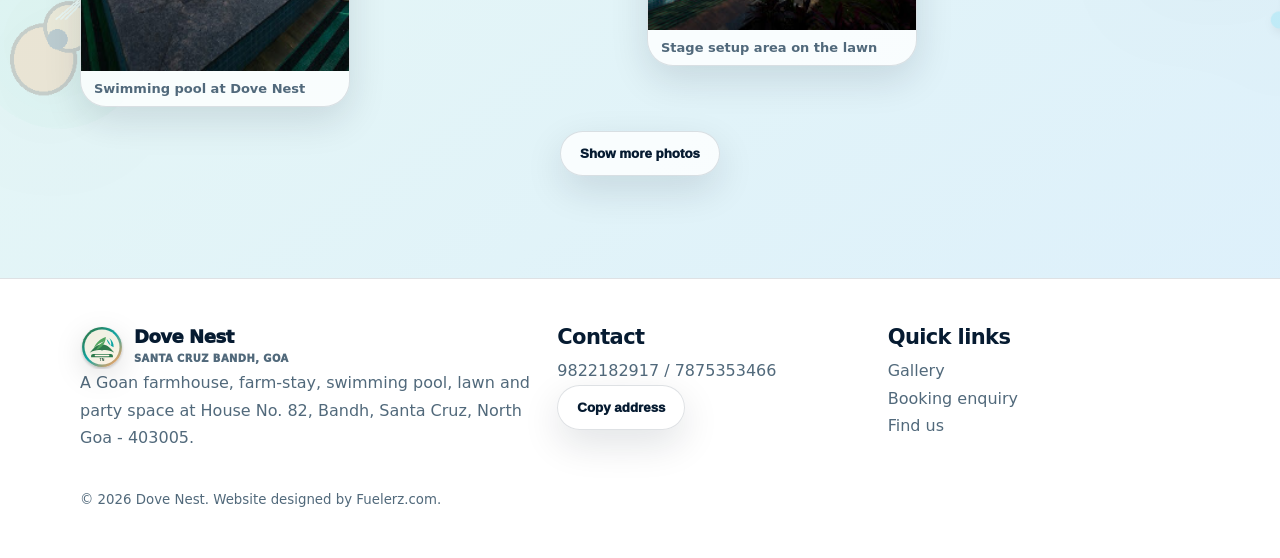
<file: frontend/gallery.html>
<!DOCTYPE html><html lang="en"><head><meta charset="UTF-8"><meta name="viewport" content="width=device-width, initial-scale=1.0"><title>Dove Nest Gallery | Pool, Lawn, Food, Stay & Party Photos</title><meta name="description" content="Browse real Dove Nest photos grouped by pool, lawn, seating, food areas, events and stay corners. Built so more photos can be added easily later."><meta name="keywords" content="Dove Nest Goa, Dove Nest farmhouse, Dove Nest farm stay, swimming pool Santa Cruz Goa, Bandh St Cruz pool, Goa party hall, farmhouse near Panjim"><meta name="robots" content="index, follow"><meta name="theme-color" content="#061b31"><meta property="og:type" content="website"><meta property="og:title" content="Dove Nest Gallery | Pool, Lawn, Food, Stay & Party Photos"><meta property="og:description" content="Browse real Dove Nest photos grouped by pool, lawn, seating, food areas, events and stay corners. Built so more photos can be added easily later."><meta property="og:image" content="../assets/front.png"><link rel="icon" type="image/png" href="../assets/favicon.png"><link rel="apple-touch-icon" href="../assets/logo.png"><link rel="stylesheet" href="../frontend/css/style.css"></head><body><div class="page"><img class="bg-png bg-goa" src="../assets/float-goan.png" alt="" loading="lazy"><img class="bg-png bg-pool" src="../assets/float-pool.png" alt="" loading="lazy"><img class="bg-png bg-food" src="../assets/float-food.png" alt="" loading="lazy"><img class="bg-png bg-music" src="../assets/float-music.png" alt="" loading="lazy"><img class="bg-png bg-palm" src="../assets/float-palm2.png" alt="" loading="lazy"><img class="bg-png bg-ring" src="../assets/float-poolring.png" alt="" loading="lazy"><img class="bg-png bg-plate" src="../assets/float-fishplate.png" alt="" loading="lazy"><img class="bg-png bg-guitar" src="../assets/float-guitar.png" alt="" loading="lazy"><img class="bg-png bg-kokum" src="../assets/float-kokum.png" alt="" loading="lazy"><img class="bg-png bg-speaker" src="../assets/float-speaker.png" alt="" loading="lazy"><img class="bg-png bg-shell" src="../assets/float-shell.png" alt="" loading="lazy"><img class="bg-png bg-wave" src="../assets/float-wave.png" alt="" loading="lazy"><nav class="nav"><div class="container nav-inner"><a class="brand" href="../index.html"><img src="../assets/logo.svg" alt="Dove Nest logo"><span class="brand-text"><span>Dove Nest</span><small>Farm Stay • Pool • Events</small></span></a><div class="desktop-menu"><a class="" href="../index.html">Home</a><a class="active" href="gallery.html">Gallery</a><a class="" href="availability.html">Stay & Pool</a><a class="" href="feedback.html">Google Reviews</a><a class="" href="contact.html">Contact</a><a class="book-pill" href="booking.html">Book enquiry</a></div><div class="nav-actions"><button class="icon-btn theme-toggle" data-theme-toggle type="button" aria-label="Change theme">🌙</button><button class="icon-btn hamburger" data-menu-toggle type="button" aria-expanded="false" aria-label="Open menu"><span></span><span></span><span></span></button></div></div></nav><div class="mobile-menu"><a class="" href="../index.html"><span>Home</span><b>→</b></a><a class="active" href="gallery.html"><span>Gallery</span><b>→</b></a><a class="" href="availability.html"><span>Stay & Pool</span><b>→</b></a><a class="" href="feedback.html"><span>Google Reviews</span><b>→</b></a><a class="" href="contact.html"><span>Contact</span><b>→</b></a><a class="book-pill" href="booking.html"><span>Book enquiry</span><b>↗</b></a></div><section class="section page-hero"><div class="container"><div class="section-head reveal"><span class="eyebrow">Gallery</span><h1>Real photos, arranged by how guests use the property.</h1><p class="lead">Pool first, then lawn, seating, food areas, events and stay corners. Add more photos later by copying one gallery item and changing its category.</p></div><div class="gallery-filters reveal delay-1" data-gallery-filters><button class="active" data-filter="all">All</button><button data-filter="pool">Pool</button><button data-filter="lawn">Lawn</button><button data-filter="events">Events</button><button data-filter="seating">Seating</button><button data-filter="food">Food</button><button data-filter="stay">Stay</button></div><div class="masonry advanced-gallery reveal delay-2" data-gallery><figure class="gallery-item wide" data-category="pool"><img src="../assets/poolview1.jpg" alt="Pool view with the main swimming area" loading="lazy"><figcaption>Pool view with the main swimming area</figcaption></figure><figure class="gallery-item " data-category="pool"><img src="../assets/poolview2.jpg" alt="Another angle of the swimming pool" loading="lazy"><figcaption>Another angle of the swimming pool</figcaption></figure><figure class="gallery-item " data-category="pool"><img src="../assets/swimminpool.jpg" alt="Swimming pool at Dove Nest" loading="lazy"><figcaption>Swimming pool at Dove Nest</figcaption></figure><figure class="gallery-item tall" data-category="pool"><img src="../assets/poolpotrait.jpg" alt="Portrait pool corner" loading="lazy"><figcaption>Portrait pool corner</figcaption></figure><figure class="gallery-item " data-category="pool"><img src="../assets/babypool.jpg" alt="Baby pool and family pool area" loading="lazy"><figcaption>Baby pool and family pool area</figcaption></figure><figure class="gallery-item " data-category="pool"><img src="../assets/swimm.jpg" alt="Swimming pool close-up" loading="lazy"><figcaption>Swimming pool close-up</figcaption></figure><figure class="gallery-item wide" data-category="lawn"><img src="../assets/lawnandpool.jpg" alt="Lawn beside the pool" loading="lazy"><figcaption>Lawn beside the pool</figcaption></figure><figure class="gallery-item wide" data-category="lawn"><img src="../assets/lawnandhall.jpg" alt="Lawn and hall view" loading="lazy"><figcaption>Lawn and hall view</figcaption></figure><figure class="gallery-item " data-category="lawn"><img src="../assets/lawnandstage.jpg" alt="Stage setup area on the lawn" loading="lazy"><figcaption>Stage setup area on the lawn</figcaption></figure><figure class="gallery-item wide" data-category="events"><img src="../assets/bdaynew.jpg" alt="Birthday celebration setup" loading="lazy"><figcaption>Birthday celebration setup</figcaption></figure><figure class="gallery-item wide" data-category="events"><img src="../assets/picnic.jpg" alt="Picnic setup at Dove Nest" loading="lazy"><figcaption>Picnic setup at Dove Nest</figcaption></figure><figure class="gallery-item " data-category="events"><img src="../assets/picnic2.jpg" alt="Picnic seating arrangement" loading="lazy"><figcaption>Picnic seating arrangement</figcaption></figure><figure class="gallery-item tall" data-category="seating"><img src="../assets/seating.jpg" alt="Outdoor seating area" loading="lazy"><figcaption>Outdoor seating area</figcaption></figure><figure class="gallery-item " data-category="seating"><img src="../assets/seatingarea.jpg" alt="Seating area for guests" loading="lazy"><figcaption>Seating area for guests</figcaption></figure><figure class="gallery-item wide" data-category="seating"><img src="../assets/seatingviewpool.jpg" alt="Seating with pool view" loading="lazy"><figcaption>Seating with pool view</figcaption></figure><figure class="gallery-item " data-category="seating"><img src="../assets/chairs.jpg" alt="Guest chair arrangements" loading="lazy"><figcaption>Guest chair arrangements</figcaption></figure><figure class="gallery-item tall" data-category="food"><img src="../assets/kitchen.jpg" alt="Kitchen support area" loading="lazy"><figcaption>Kitchen support area</figcaption></figure><figure class="gallery-item wide" data-category="food"><img src="../assets/kitchen2.jpg" alt="Kitchen and food prep space" loading="lazy"><figcaption>Kitchen and food prep space</figcaption></figure><figure class="gallery-item wide" data-category="stay"><img src="../assets/front.png" alt="Front view of Dove Nest" loading="lazy"><figcaption>Front view of Dove Nest</figcaption></figure><figure class="gallery-item " data-category="stay"><img src="../assets/night.jpg" alt="Night view and evening mood" loading="lazy"><figcaption>Night view and evening mood</figcaption></figure><figure class="gallery-item " data-category="stay"><img src="../assets/baby2.jpg" alt="Family-friendly corner" loading="lazy"><figcaption>Family-friendly corner</figcaption></figure></div><div class="center-actions"><button class="cta ghost" data-load-gallery type="button">Show more photos</button></div></div></section><footer class="footer"><div class="container footer-grid"><div><a class="brand" href="../index.html"><img src="../assets/logo.svg" alt="Dove Nest logo"><span class="brand-text"><span>Dove Nest</span><small>Santa Cruz Bandh, Goa</small></span></a><p>A Goan farmhouse, farm-stay, swimming pool, lawn and party space at House No. 82, Bandh, Santa Cruz, North Goa - 403005.</p></div><div><h3>Contact</h3><p><a href="tel:+919822182917">9822182917</a> / <a href="tel:+917875353466">7875353466</a><br><button class="cta ghost" data-copy="House No. 82, Bandh, Santa Cruz, North Goa - 403005" type="button">Copy address</button></p></div><div><h3>Quick links</h3><p><a href="../frontend/gallery.html">Gallery</a><br><a href="../frontend/booking.html">Booking enquiry</a><br><a href="../frontend/contact.html">Find us</a></p></div></div><div class="container footer-bottom"><small>© 2026 Dove Nest. Website designed by <a href="https://fuelerz.com" target="_blank" rel="noopener">Fuelerz.com</a>.</small></div></footer><div class="toast" data-toast></div></div><script src="../frontend/js/main.js"></script></body></html>
</file>
<file: frontend/css/style.css>
:root{--bg:#eff9f4;--surface:rgba(255,255,255,.78);--surface-solid:#ffffff;--surface-2:#dff4ee;--text:#061b31;--muted:#51697b;--brand:#16c172;--brand-2:#10a9ce;--brand-3:#0a5b4f;--sun:#ffc75b;--coral:#ff7a59;--pool:#54d8f1;--border:rgba(6,27,49,.13);--shadow:0 24px 80px rgba(4,21,39,.18);--soft-shadow:0 14px 38px rgba(4,21,39,.12);--radius:28px;--nav-h:72px;--body-bg:radial-gradient(circle at 4% 0%,rgba(22,193,114,.26),transparent 27%),radial-gradient(circle at 102% 12%,rgba(84,216,241,.28),transparent 34%),linear-gradient(145deg,#f8fff8 0%,#e6f7f5 45%,#dceffc 100%)}
html.dark{--bg:#03101f;--surface:rgba(7,27,49,.78);--surface-solid:#071b31;--surface-2:#0b2742;--text:#efffff;--muted:#a9c4d2;--brand:#43e58d;--brand-2:#36c6e2;--brand-3:#0f7b65;--sun:#ffc35c;--coral:#ff8a6f;--pool:#52dcf2;--border:rgba(80,226,159,.22);--shadow:0 34px 100px rgba(0,0,0,.58);--soft-shadow:0 18px 48px rgba(0,0,0,.42);--body-bg:radial-gradient(circle at 10% -8%,rgba(67,229,141,.20),transparent 31%),radial-gradient(circle at 92% 4%,rgba(54,198,226,.20),transparent 35%),radial-gradient(circle at 44% 100%,rgba(18,74,114,.42),transparent 46%),linear-gradient(145deg,#020a14 0%,#03101f 45%,#071b31 100%)}
*{box-sizing:border-box}html{scroll-behavior:smooth;min-height:100%;background:var(--bg)}body{margin:0;min-height:100%;font-family:Inter,ui-sans-serif,system-ui,-apple-system,BlinkMacSystemFont,"Segoe UI",Arial,sans-serif;background:var(--body-bg)!important;background-attachment:fixed;color:var(--text);overflow-x:hidden}body:before{content:"";position:fixed;inset:0;pointer-events:none;background-image:linear-gradient(rgba(255,255,255,.04) 1px,transparent 1px),linear-gradient(90deg,rgba(255,255,255,.04) 1px,transparent 1px);background-size:48px 48px;mask-image:linear-gradient(to bottom,rgba(0,0,0,.4),transparent 70%);z-index:0}.page{position:relative;isolation:isolate;background:transparent!important;overflow:hidden}a{color:inherit;text-decoration:none}img{max-width:100%;display:block}.container{width:min(1120px,calc(100% - 32px));margin-inline:auto}.nav{position:sticky;top:0;z-index:1000;height:var(--nav-h);display:flex;align-items:center;background:rgba(255,255,255,.68);border-bottom:1px solid var(--border);backdrop-filter:blur(20px);box-shadow:0 10px 38px rgba(4,21,39,.08)}html.dark .nav{background:rgba(7,27,49,.82)!important}.nav-inner{display:flex;align-items:center;justify-content:space-between;gap:10px}.brand{display:flex;align-items:center;gap:10px;font-weight:950;letter-spacing:-.03em}.brand img{width:44px;height:44px;border-radius:14px;filter:drop-shadow(0 8px 14px rgba(0,0,0,.12))}.brand-text{display:grid;line-height:1}.brand-text span{font-size:18px}.brand-text small{font-size:10px;color:var(--muted);letter-spacing:.04em;text-transform:uppercase;margin-top:4px}.desktop-menu{display:none}.desktop-menu a{padding:10px 14px;border-radius:999px;color:var(--muted);font-weight:800;font-size:14px;transition:.25s ease}.desktop-menu a:hover,.desktop-menu a.active{background:var(--surface-2);color:var(--text);transform:translateY(-1px)}.desktop-menu .book-pill,.book-pill{background:linear-gradient(135deg,#0c8061,var(--brand),var(--brand-2));color:white!important;box-shadow:0 12px 30px rgba(16,169,206,.28)}.nav-actions{display:flex;align-items:center;gap:8px}.icon-btn{width:44px;height:44px;border:1px solid var(--border);border-radius:16px;background:var(--surface);color:var(--text);display:grid;place-items:center;cursor:pointer;box-shadow:var(--soft-shadow);transition:.25s ease}.icon-btn:hover{transform:translateY(-2px)}.theme-toggle{position:relative;overflow:hidden}.theme-toggle:after{content:"";position:absolute;inset:8px;border-radius:999px;border:1px solid color-mix(in srgb,var(--brand) 40%,transparent);opacity:.65;animation:pulseRing 2.7s ease-in-out infinite}.hamburger span{display:block;width:18px;height:2px;background:currentColor;border-radius:99px;transition:.25s ease}.hamburger{gap:4px}.menu-open .hamburger span:nth-child(1){transform:translateY(6px) rotate(45deg)}.menu-open .hamburger span:nth-child(2){opacity:0}.menu-open .hamburger span:nth-child(3){transform:translateY(-6px) rotate(-45deg)}.mobile-menu{position:fixed;z-index:999;top:calc(var(--nav-h) + 10px);left:16px;right:16px;padding:14px;border:1px solid var(--border);border-radius:28px;background:rgba(255,255,255,.94);backdrop-filter:blur(22px);box-shadow:var(--shadow);transform:translateY(-18px) scale(.96);opacity:0;pointer-events:none;transition:.32s cubic-bezier(.16,1,.3,1)}html.dark .mobile-menu{background:rgba(7,27,49,.96)!important}.menu-open .mobile-menu{transform:translateY(0) scale(1);opacity:1;pointer-events:auto}.mobile-menu a{display:flex;align-items:center;justify-content:space-between;padding:14px 16px;border-radius:18px;color:var(--text);font-weight:900}.mobile-menu a.active,.mobile-menu a:hover{background:var(--surface-2)}.hero{padding:34px 0 58px;position:relative}.hero-grid{display:grid;gap:26px;align-items:center}.eyebrow{display:inline-flex;align-items:center;gap:8px;padding:8px 12px;border:1px solid var(--border);background:color-mix(in srgb,var(--surface-solid) 72%,transparent);border-radius:999px;color:var(--brand-3);font-size:12px;font-weight:950;letter-spacing:.08em;text-transform:uppercase;box-shadow:var(--soft-shadow)}html.dark .eyebrow{color:var(--brand)}h1,h2,h3,p{margin-top:0}h1{font-size:clamp(42px,13vw,84px);line-height:.88;letter-spacing:-.075em;margin:18px 0;color:var(--text)}h2{font-size:clamp(30px,8vw,58px);line-height:.95;letter-spacing:-.06em;margin:12px 0 14px}h3{font-size:21px;letter-spacing:-.03em;margin-bottom:8px}.lead{font-size:clamp(17px,4vw,21px);line-height:1.65;color:var(--muted);max-width:680px}.hero-actions,.center-actions{display:flex;gap:12px;flex-wrap:wrap;align-items:center}.center-actions{justify-content:center;margin-top:24px}.cta{display:inline-flex;align-items:center;justify-content:center;gap:8px;border:0;border-radius:999px;padding:14px 19px;background:linear-gradient(135deg,#0c8061,var(--brand),var(--brand-2));color:#fff;font-weight:950;box-shadow:0 16px 36px rgba(16,169,206,.25);cursor:pointer;transition:.25s cubic-bezier(.16,1,.3,1);text-align:center}.cta:hover{transform:translateY(-3px);box-shadow:0 22px 46px rgba(16,169,206,.34)}.cta.ghost,.ghost{background:var(--surface);color:var(--text);border:1px solid var(--border);box-shadow:var(--soft-shadow)}html.dark .ghost{background:rgba(8,34,61,.75)}.mini-strip{display:flex;gap:8px;flex-wrap:wrap;margin-top:22px}.mini-strip span{padding:9px 12px;border-radius:999px;background:var(--surface);border:1px solid var(--border);font-size:13px;font-weight:850;color:var(--muted)}.hero-card{position:relative;border-radius:34px;min-height:420px;box-shadow:var(--shadow);perspective:900px;transition:transform .18s ease;outline:1px solid rgba(255,255,255,.22)}.hero-card .main-img{width:100%;height:100%;min-height:420px;object-fit:cover;border-radius:34px;border:1px solid rgba(255,255,255,.30)}.glass-panel{position:absolute;left:12px;right:12px;bottom:12px;display:grid;gap:14px;padding:16px;border-radius:24px;background:rgba(255,255,255,.78);backdrop-filter:blur(18px);border:1px solid rgba(255,255,255,.55);box-shadow:var(--soft-shadow)}html.dark .glass-panel{background:rgba(4,18,34,.78);color:#efffff;border-color:rgba(82,220,242,.22)}.glass-panel span{color:var(--muted)}.motion-orbit{position:absolute;inset:-18px;z-index:3;pointer-events:none}.orb{position:absolute;width:82px;filter:drop-shadow(0 18px 26px rgba(0,0,0,.22));animation:floaty 6s ease-in-out infinite}.orb-1{left:-10px;top:20px}.orb-2{right:-16px;top:58px;animation-delay:-1.3s}.orb-3{left:8px;bottom:110px;animation-delay:-2.7s}.orb-4{right:12px;bottom:108px;animation-delay:-4s}.section{padding:48px 0;position:relative}.page-hero{padding-top:34px}.section-head{text-align:left;margin-bottom:24px}.section-head p{color:var(--muted)}.grid{display:grid;gap:16px}.cards{grid-template-columns:1fr}.card,.contact-card,.stat,.google-review-card{background:var(--surface);border:1px solid var(--border);border-radius:var(--radius);box-shadow:var(--soft-shadow);backdrop-filter:blur(14px)}.card{padding:22px;transition:.28s ease}.card:hover{transform:translateY(-5px)}.card .icon{width:58px;height:58px;border-radius:20px;display:grid;place-items:center;background:var(--surface-2);margin-bottom:14px;overflow:hidden}.card .icon img{width:54px;height:54px;object-fit:contain}.feature-list{list-style:none;margin:14px 0 0;padding:0;display:grid;gap:9px}.feature-list li{color:var(--muted);font-weight:700}.feature-list li:before{content:"✓";display:inline-grid;place-items:center;width:20px;height:20px;margin-right:8px;border-radius:50%;background:color-mix(in srgb,var(--brand) 18%,transparent);color:var(--brand);font-size:12px}.experience{display:grid;gap:18px}.big-card{padding:0;overflow:hidden}.big-card img{width:100%;height:250px;object-fit:cover}.big-card .content{padding:22px}.vibe-stack,.stats{display:grid;grid-template-columns:1fr 1fr;gap:12px}.vibe-stack.compact{margin-top:22px}.stat{padding:18px;min-height:112px;display:grid;align-content:center}.stat strong{font-size:28px;letter-spacing:-.05em}.stat span{color:var(--muted);font-weight:800}.image-strip{display:grid;grid-template-columns:1fr;gap:12px}.image-strip img{height:235px;width:100%;object-fit:cover;border-radius:26px;border:1px solid var(--border);box-shadow:var(--soft-shadow)}.booking-band{display:grid;gap:18px;padding:26px;border-radius:34px;background:linear-gradient(135deg,rgba(6,27,49,.96),rgba(10,91,79,.86));color:white;box-shadow:var(--shadow);overflow:hidden;position:relative}.booking-band:after{content:"";position:absolute;width:250px;height:250px;right:-90px;top:-90px;background:url('../../assets/float-wave.png') center/contain no-repeat;opacity:.20;animation:floaty 7s ease-in-out infinite}.booking-band p{color:rgba(255,255,255,.76)}.booking-band .eyebrow{background:rgba(255,255,255,.12);color:#fff}.footer{padding:46px 0;background:var(--surface-solid);border-top:1px solid var(--border);margin-top:30px}.footer-grid{display:grid;gap:18px}.footer p,.footer small{color:var(--muted);line-height:1.7}.footer-bottom{margin-top:22px}html.dark .footer{background:#06172b!important}.toast{position:fixed;left:16px;right:16px;bottom:18px;z-index:2000;background:var(--text);color:var(--bg);padding:14px 16px;border-radius:18px;box-shadow:var(--shadow);transform:translateY(30px);opacity:0;pointer-events:none;transition:all .3s ease}.toast.show{transform:translateY(0);opacity:1}.reveal{opacity:0;transform:translateY(28px) scale(.98);transition:opacity .78s cubic-bezier(.16,1,.3,1),transform .78s cubic-bezier(.16,1,.3,1)}.reveal.in-view{opacity:1;transform:translateY(0) scale(1)}.delay-1{transition-delay:.1s}.delay-2{transition-delay:.2s}.delay-3{transition-delay:.3s}.bg-png{position:absolute;z-index:-1;pointer-events:none;opacity:.20;filter:drop-shadow(0 24px 40px rgba(0,0,0,.12));animation:drift 11s ease-in-out infinite;mix-blend-mode:multiply}html.dark .bg-png{opacity:.24;mix-blend-mode:screen}.bg-goa{width:150px;left:-48px;top:130px}.bg-pool{width:210px;right:-78px;top:620px;animation-delay:-4s}.bg-food{width:140px;left:-50px;top:1040px;animation-delay:-7s}.bg-music{width:154px;right:-44px;top:1420px;animation-delay:-9s}.bg-palm{width:132px;right:22px;top:260px;animation-delay:-1.3s}.bg-ring{width:118px;left:8px;top:520px;animation-delay:-2.2s}.bg-plate{width:132px;right:-30px;top:980px;animation-delay:-5.2s}.bg-guitar{width:146px;left:-36px;top:1540px;animation-delay:-6.7s}.bg-kokum{width:110px;right:14px;top:1900px;animation-delay:-10s}.bg-speaker{width:120px;left:10px;top:2160px;animation-delay:-11s}.bg-shell{width:110px;right:20px;top:2480px;animation-delay:-12s}.bg-wave{width:180px;left:-50px;top:2840px;animation-delay:-13s}.gallery-filters{display:flex;gap:8px;overflow-x:auto;padding:4px 0 14px;margin-bottom:10px;scrollbar-width:none}.gallery-filters button{border:1px solid var(--border);background:var(--surface);color:var(--muted);padding:10px 14px;border-radius:999px;font-weight:950;white-space:nowrap;cursor:pointer}.gallery-filters button.active{background:linear-gradient(135deg,var(--brand),var(--brand-2));color:#fff}.masonry{columns:1;column-gap:14px}.gallery-item{break-inside:avoid;margin:0 0 14px;border-radius:26px;overflow:hidden;background:var(--surface);border:1px solid var(--border);box-shadow:var(--soft-shadow);transition:.28s ease}.gallery-item:hover{transform:translateY(-4px)}.gallery-item img{width:100%;height:auto;object-fit:cover}.gallery-item figcaption{padding:10px 13px;font-size:13px;font-weight:850;color:var(--muted)}.gallery-item.is-hidden{display:none}.gallery-item.is-extra{display:none}.gallery-expanded .gallery-item.is-extra{display:inline-block}.contact-grid{display:grid;gap:14px}.contact-card{padding:22px}.form{display:grid;gap:14px}.field{display:grid;gap:6px}.field label{font-size:13px;font-weight:900;color:var(--muted)}input,select,textarea{width:100%;border:1px solid var(--border);background:var(--surface);color:var(--text);border-radius:18px;padding:15px 16px;font:inherit;outline:none;transition:.25s ease}input:focus,select:focus,textarea:focus{border-color:var(--brand);box-shadow:0 0 0 4px color-mix(in srgb,var(--brand) 16%,transparent)}textarea{min-height:130px;resize:vertical}.reviews-layout{display:grid;gap:18px}.map-card{border-radius:30px;overflow:hidden;border:1px solid var(--border);box-shadow:var(--shadow);background:var(--surface);min-height:340px}.map-card iframe{width:100%;height:360px;border:0;display:block;filter:saturate(1.05) contrast(1.02)}.google-review-card{display:flex;gap:14px;align-items:center;padding:16px;margin-top:22px}.g-logo{width:46px;height:46px;border-radius:16px;display:grid;place-items:center;background:#fff;color:#4285F4;font-size:28px;font-weight:950;box-shadow:var(--soft-shadow)}.google-review-card span{display:block;color:var(--muted);font-size:14px;margin-top:3px}@keyframes floaty{0%,100%{translate:0 0;rotate:-2deg}50%{translate:0 18px;rotate:5deg}}@keyframes drift{0%,100%{transform:translateY(0) rotate(-8deg)}50%{transform:translateY(28px) rotate(6deg)}}@keyframes pulseRing{0%,100%{transform:scale(.85);opacity:.18}50%{transform:scale(1.18);opacity:.55}}
@media (min-width:650px){.container{width:min(1120px,calc(100% - 46px))}.hero{padding:48px 0 76px}.hero-grid,.experience,.reviews-layout{grid-template-columns:1.03fr .97fr}.cards{grid-template-columns:repeat(3,1fr)}.image-strip{grid-template-columns:repeat(3,1fr)}.image-strip img{height:250px}.glass-panel{left:22px;right:22px;bottom:22px;grid-template-columns:1fr auto;align-items:center}.orb{width:104px}.orb-2{width:136px}.booking-band{grid-template-columns:1.2fr auto;align-items:center;padding:40px}.contact-grid{grid-template-columns:repeat(3,1fr)}.footer-grid{grid-template-columns:1.25fr .85fr .85fr}.masonry{columns:2}.toast{left:auto;right:22px;width:360px}.bg-goa{width:230px}.bg-pool{width:270px}.bg-food{width:205px}.bg-music{width:220px}.bg-palm{width:180px}.bg-ring{width:160px}.bg-plate{width:170px}.bg-guitar{width:190px}}
@media (min-width:920px){.desktop-menu{display:flex;align-items:center;gap:4px}.hamburger{display:none}.mobile-menu{display:none}.masonry{columns:3}.hero-card{min-height:560px}.hero-card .main-img{min-height:560px}.big-card img{height:390px}.section{padding:72px 0}.section-head{text-align:center;max-width:850px;margin-inline:auto;margin-bottom:34px}.section-head .lead{margin-inline:auto}.card{padding:28px}.map-card iframe{height:460px}}
@media (min-width:1180px){.masonry{columns:4}}
@media (prefers-reduced-motion:reduce){*,*:before,*:after{animation:none!important;transition:none!important;scroll-behavior:auto!important}.reveal{opacity:1;transform:none}}
</file>
